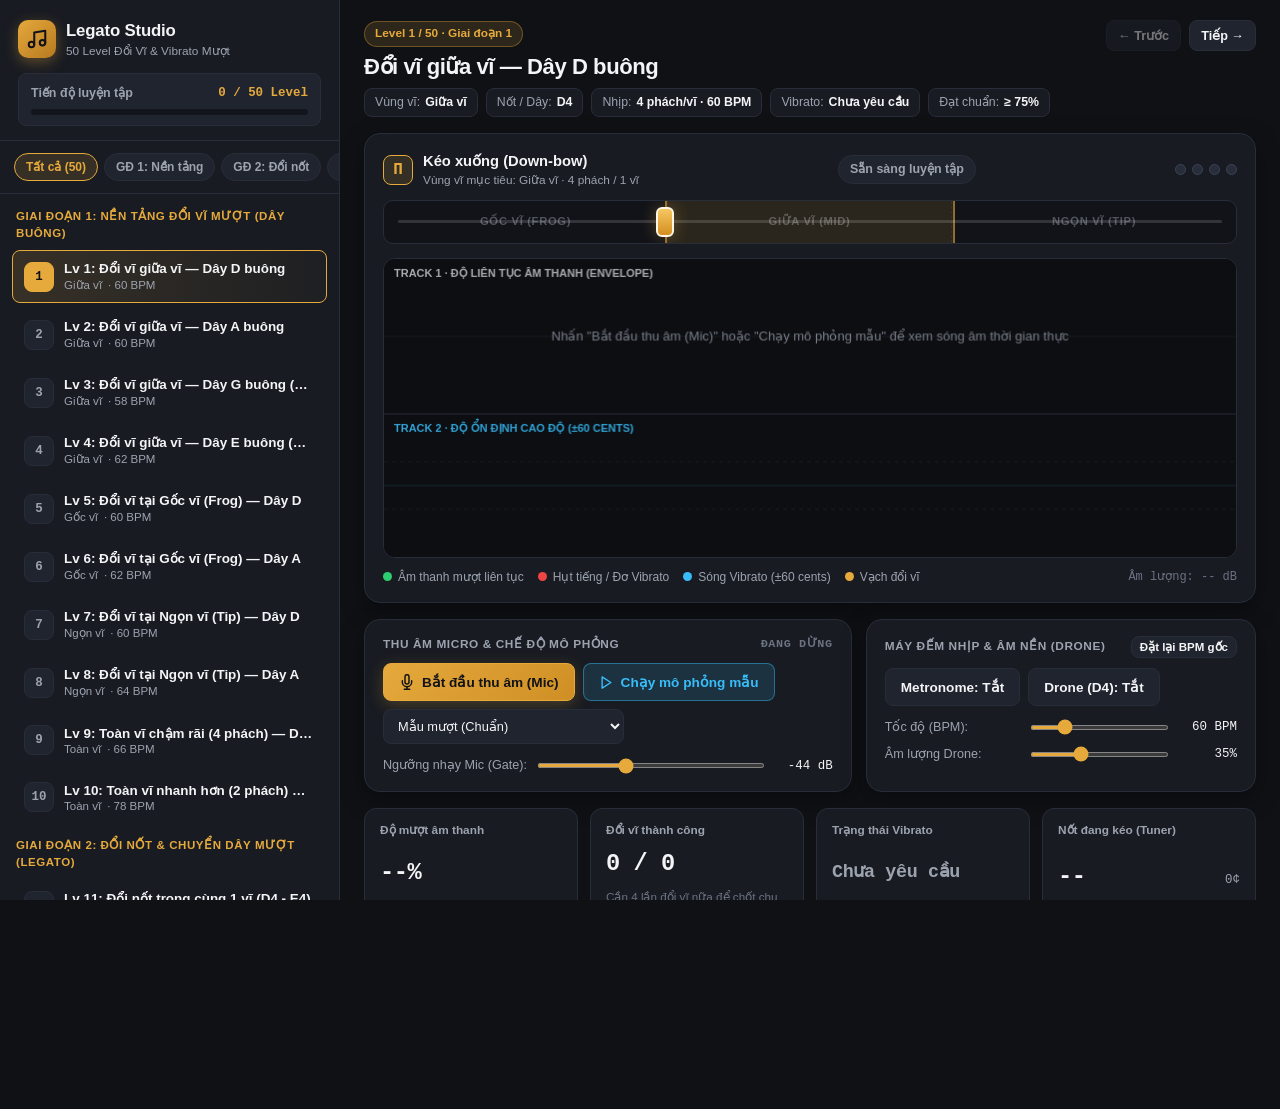
<file: docs/reference/legato-studio-gemini.html>
<!DOCTYPE html>
<html lang="vi">
<head>
  <meta charset="UTF-8" />
  <meta name="viewport" content="width=device-width, initial-scale=1.0" />
  <title>Legato Studio — 50 Level Đổi Vĩ & Vibrato Mượt</title>
  <style>
    /* =========================================================
       DESIGN TOKENS & ACOUSTIC STUDIO DARK THEME
       ========================================================= */
    :root {
      --bg-main: #0f1115;
      --bg-card: #181b22;
      --bg-elevated: #20242e;
      --bg-hover: #252a36;
      --border: #282d3a;
      --border-light: #343b4d;

      --text-primary: #f3f4f6;
      --text-secondary: #9ca3af;
      --text-muted: #6b7280;

      --gold: #e5a93c;
      --gold-soft: rgba(229, 169, 60, 0.14);
      --gold-glow: rgba(229, 169, 60, 0.35);

      --green: #2ecc71;
      --green-soft: rgba(46, 204, 113, 0.14);

      --cyan: #38bdf8;
      --cyan-soft: rgba(56, 189, 248, 0.14);

      --red: #ef4444;
      --red-soft: rgba(239, 68, 68, 0.15);

      --radius-sm: 8px;
      --radius-md: 12px;
      --radius-lg: 16px;
      --shadow-card: 0 8px 24px rgba(0, 0, 0, 0.35);
      --font-sans: 'Inter', -apple-system, BlinkMacSystemFont, 'Segoe UI', Roboto, Helvetica, Arial, sans-serif;
      --font-mono: ui-monospace, SFMono-Regular, Menlo, Monaco, Consolas, monospace;
    }

    * {
      box-sizing: border-box;
      margin: 0;
      padding: 0;
    }

    html, body {
      height: 100%;
      background-color: var(--bg-main);
      color: var(--text-primary);
      font-family: var(--font-sans);
      line-height: 1.5;
      -webkit-font-smoothing: antialiased;
      overflow-x: hidden;
    }

    /* Custom Scrollbar */
    ::-webkit-scrollbar {
      width: 6px;
      height: 6px;
    }
    ::-webkit-scrollbar-track {
      background: var(--bg-main);
    }
    ::-webkit-scrollbar-thumb {
      background: #2f3545;
      border-radius: 99px;
    }
    ::-webkit-scrollbar-thumb:hover {
      background: #434c63;
    }

    /* =========================================================
       LAYOUT SHELL
       ========================================================= */
    .app-shell {
      display: flex;
      min-height: 100vh;
      width: 100%;
    }

    /* Sidebar (50 Levels) */
    .sidebar {
      width: 340px;
      min-width: 340px;
      background: var(--bg-card);
      border-right: 1px solid var(--border);
      display: flex;
      flex-direction: column;
      height: 100vh;
      position: sticky;
      top: 0;
      z-index: 40;
      transition: transform 0.28s cubic-bezier(0.22, 1, 0.36, 1);
    }

    .sidebar-header {
      padding: 18px 18px 14px;
      border-bottom: 1px solid var(--border);
    }

    .brand {
      display: flex;
      align-items: center;
      justify-content: space-between;
      gap: 10px;
      margin-bottom: 12px;
    }

    .brand-left {
      display: flex;
      align-items: center;
      gap: 10px;
    }

    .brand-icon {
      width: 38px;
      height: 38px;
      border-radius: 10px;
      background: linear-gradient(135deg, #e5a93c 0%, #b7791f 100%);
      display: flex;
      align-items: center;
      justify-content: center;
      box-shadow: 0 4px 14px var(--gold-glow);
      flex-shrink: 0;
    }

    .brand-title {
      font-size: 1.05rem;
      font-weight: 700;
      letter-spacing: -0.01em;
      color: var(--text-primary);
    }

    .brand-sub {
      font-size: 0.74rem;
      color: var(--text-secondary);
    }

    .close-drawer-btn {
      display: none;
      background: var(--bg-elevated);
      border: 1px solid var(--border);
      color: var(--text-primary);
      width: 34px;
      height: 34px;
      border-radius: 8px;
      cursor: pointer;
      align-items: center;
      justify-content: center;
      font-size: 1.1rem;
    }

    /* Progress Bar in Sidebar */
    .progress-box {
      background: var(--bg-elevated);
      border: 1px solid var(--border);
      border-radius: var(--radius-sm);
      padding: 10px 12px;
    }

    .progress-top {
      display: flex;
      justify-content: space-between;
      align-items: center;
      font-size: 0.78rem;
      margin-bottom: 6px;
    }

    .progress-track {
      height: 6px;
      background: #12151b;
      border-radius: 99px;
      overflow: hidden;
    }

    .progress-fill {
      height: 100%;
      background: linear-gradient(90deg, var(--gold), var(--green));
      border-radius: 99px;
      width: 0%;
      transition: width 0.4s ease;
    }

    /* Phase Filter Pills */
    .phase-filters {
      display: flex;
      gap: 6px;
      padding: 12px 14px;
      overflow-x: auto;
      border-bottom: 1px solid var(--border);
      scrollbar-width: none;
    }
    .phase-filters::-webkit-scrollbar {
      display: none;
    }

    .phase-pill {
      background: var(--bg-elevated);
      border: 1px solid var(--border);
      color: var(--text-secondary);
      padding: 6px 11px;
      border-radius: 99px;
      font-size: 0.75rem;
      font-weight: 600;
      white-space: nowrap;
      cursor: pointer;
      transition: all 0.18s ease;
    }
    .phase-pill:hover {
      border-color: var(--border-light);
      color: var(--text-primary);
    }
    .phase-pill.active {
      background: var(--gold-soft);
      border-color: var(--gold);
      color: var(--gold);
    }

    /* Level List */
    .level-list {
      flex: 1;
      overflow-y: auto;
      padding: 10px 12px 24px;
    }

    .phase-group-header {
      font-size: 0.72rem;
      font-weight: 700;
      text-transform: uppercase;
      letter-spacing: 0.05em;
      color: var(--gold);
      margin: 14px 4px 8px;
      display: flex;
      align-items: center;
      justify-content: space-between;
    }
    .phase-group-header:first-child {
      margin-top: 4px;
    }

    .level-item {
      width: 100%;
      text-align: left;
      background: transparent;
      border: 1px solid transparent;
      border-radius: var(--radius-sm);
      padding: 10px 11px;
      margin-bottom: 5px;
      cursor: pointer;
      display: flex;
      align-items: center;
      gap: 10px;
      transition: all 0.16s ease;
      color: var(--text-primary);
    }
    .level-item:hover {
      background: var(--bg-elevated);
      border-color: var(--border);
    }
    .level-item.active {
      background: linear-gradient(90deg, rgba(229, 169, 60, 0.15), rgba(229, 169, 60, 0.03));
      border-color: var(--gold);
    }

    .level-num {
      width: 30px;
      height: 30px;
      border-radius: 8px;
      background: var(--bg-elevated);
      border: 1px solid var(--border);
      display: flex;
      align-items: center;
      justify-content: center;
      font-size: 0.78rem;
      font-weight: 700;
      font-family: var(--font-mono);
      color: var(--text-secondary);
      flex-shrink: 0;
    }
    .level-item.active .level-num {
      background: var(--gold);
      color: #111;
      border-color: var(--gold);
    }
    .level-item.completed .level-num {
      background: var(--green-soft);
      color: var(--green);
      border-color: rgba(46, 204, 113, 0.4);
    }
    .level-item.active.completed .level-num {
      background: var(--green);
      color: #0b140f;
    }

    .level-info {
      flex: 1;
      min-width: 0;
    }
    .level-title {
      font-size: 0.84rem;
      font-weight: 600;
      white-space: nowrap;
      overflow: hidden;
      text-overflow: ellipsis;
    }
    .level-meta {
      font-size: 0.72rem;
      color: var(--text-secondary);
      display: flex;
      align-items: center;
      gap: 6px;
      margin-top: 2px;
      flex-wrap: wrap;
    }
    .tag-vib {
      color: var(--cyan);
      background: var(--cyan-soft);
      padding: 1px 5px;
      border-radius: 4px;
      font-size: 0.66rem;
      font-weight: 600;
    }
    .level-score-badge {
      font-size: 0.72rem;
      font-family: var(--font-mono);
      font-weight: 700;
      color: var(--green);
      flex-shrink: 0;
    }

    /* Mobile Drawer Backdrop */
    .drawer-backdrop {
      display: none;
      position: fixed;
      inset: 0;
      background: rgba(0, 0, 0, 0.65);
      backdrop-filter: blur(3px);
      z-index: 35;
    }
    .drawer-backdrop.show {
      display: block;
    }

    /* =========================================================
       MAIN STUDIO WORKSPACE
       ========================================================= */
    .main-area {
      flex: 1;
      min-width: 0;
      padding: 20px 24px 36px;
      display: flex;
      flex-direction: column;
      gap: 16px;
      max-width: 1280px;
      margin: 0 auto;
    }

    /* Top Header Bar */
    .studio-topbar {
      display: flex;
      align-items: flex-start;
      justify-content: space-between;
      gap: 14px;
      flex-wrap: wrap;
    }

    .topbar-left {
      display: flex;
      align-items: flex-start;
      gap: 12px;
      min-width: 0;
    }

    .mobile-menu-btn {
      display: none;
      background: var(--bg-card);
      border: 1px solid var(--border);
      color: var(--text-primary);
      padding: 10px 12px;
      border-radius: var(--radius-sm);
      cursor: pointer;
      font-weight: 600;
      font-size: 0.85rem;
      align-items: center;
      gap: 6px;
      flex-shrink: 0;
    }

    .active-level-badge {
      display: inline-flex;
      align-items: center;
      gap: 6px;
      background: var(--gold-soft);
      color: var(--gold);
      border: 1px solid rgba(229, 169, 60, 0.35);
      padding: 3px 10px;
      border-radius: 99px;
      font-size: 0.74rem;
      font-weight: 700;
      margin-bottom: 6px;
    }

    .active-level-title {
      font-size: 1.38rem;
      font-weight: 700;
      letter-spacing: -0.02em;
      line-height: 1.25;
    }

    .level-specs {
      display: flex;
      flex-wrap: wrap;
      gap: 8px;
      margin-top: 8px;
    }

    .spec-chip {
      background: var(--bg-card);
      border: 1px solid var(--border);
      border-radius: 8px;
      padding: 4px 10px;
      font-size: 0.77rem;
      color: var(--text-secondary);
      display: inline-flex;
      align-items: center;
      gap: 5px;
    }
    .spec-chip strong {
      color: var(--text-primary);
      font-weight: 600;
    }
    .spec-chip.vib-on {
      border-color: rgba(56, 189, 248, 0.4);
      background: var(--cyan-soft);
      color: var(--cyan);
    }
    .spec-chip.vib-on strong {
      color: #e0f2fe;
    }

    .level-nav-btns {
      display: flex;
      gap: 8px;
      align-items: center;
    }

    /* Buttons */
    .btn {
      display: inline-flex;
      align-items: center;
      justify-content: center;
      gap: 7px;
      padding: 10px 15px;
      border-radius: var(--radius-sm);
      border: 1px solid var(--border);
      background: var(--bg-elevated);
      color: var(--text-primary);
      font-family: inherit;
      font-size: 0.85rem;
      font-weight: 600;
      cursor: pointer;
      transition: all 0.16s ease;
      user-select: none;
    }
    .btn:hover:not(:disabled) {
      background: var(--bg-hover);
      border-color: var(--border-light);
    }
    .btn:active:not(:disabled) {
      transform: scale(0.98);
    }
    .btn:disabled {
      opacity: 0.45;
      cursor: not-allowed;
    }

    .btn-primary {
      background: linear-gradient(135deg, #e5a93c, #cf8f24);
      color: #111318;
      border-color: #e5a93c;
      box-shadow: 0 4px 16px rgba(229, 169, 60, 0.25);
    }
    .btn-primary:hover:not(:disabled) {
      background: linear-gradient(135deg, #f0b84d, #dc9c2e);
      border-color: #f0b84d;
    }

    .btn-mic-active {
      background: linear-gradient(135deg, #ef4444, #dc2626);
      color: #fff;
      border-color: #ef4444;
      box-shadow: 0 0 18px rgba(239, 68, 68, 0.4);
    }
    .btn-mic-active:hover:not(:disabled) {
      background: linear-gradient(135deg, #f87171, #ef4444);
    }

    .btn-green {
      background: var(--green-soft);
      color: var(--green);
      border-color: rgba(46, 204, 113, 0.45);
    }
    .btn-green:hover:not(:disabled) {
      background: rgba(46, 204, 113, 0.24);
    }

    .btn-cyan {
      background: var(--cyan-soft);
      color: var(--cyan);
      border-color: rgba(56, 189, 248, 0.45);
    }
    .btn-cyan:hover:not(:disabled) {
      background: rgba(56, 189, 248, 0.24);
    }

    .btn-sm {
      padding: 7px 11px;
      font-size: 0.79rem;
    }

    /* Status / Alert Banner (replaces alert()) */
    .status-banner {
      display: none;
      padding: 11px 15px;
      border-radius: var(--radius-sm);
      font-size: 0.85rem;
      font-weight: 500;
      align-items: center;
      justify-content: space-between;
      gap: 12px;
      animation: fadeSlide 0.22s ease;
    }
    .status-banner.show {
      display: flex;
    }
    .status-banner.error {
      background: var(--red-soft);
      border: 1px solid rgba(239, 68, 68, 0.45);
      color: #fecaca;
    }
    .status-banner.success {
      background: var(--green-soft);
      border: 1px solid rgba(46, 204, 113, 0.45);
      color: #bbf7d0;
    }
    .status-banner.info {
      background: var(--gold-soft);
      border: 1px solid rgba(229, 169, 60, 0.45);
      color: #fde68a;
    }

    @keyframes fadeSlide {
      from { opacity: 0; transform: translateY(-6px); }
      to { opacity: 1; transform: translateY(0); }
    }

    /* =========================================================
       STUDIO CARDS & BOW GUIDE + CANVAS
       ========================================================= */
    .card {
      background: var(--bg-card);
      border: 1px solid var(--border);
      border-radius: var(--radius-lg);
      padding: 16px 18px;
      box-shadow: var(--shadow-card);
    }

    /* Bow Guide Bar */
    .bow-guide-header {
      display: flex;
      align-items: center;
      justify-content: space-between;
      gap: 10px;
      margin-bottom: 10px;
      flex-wrap: wrap;
    }

    .bow-dir-indicator {
      display: flex;
      align-items: center;
      gap: 10px;
      font-size: 0.92rem;
      font-weight: 700;
    }

    .bow-symbol {
      width: 30px;
      height: 30px;
      border-radius: 8px;
      background: var(--gold-soft);
      border: 1px solid var(--gold);
      color: var(--gold);
      display: inline-flex;
      align-items: center;
      justify-content: center;
      font-family: var(--font-mono);
      font-size: 1rem;
    }

    .bow-warning-pill {
      font-size: 0.78rem;
      font-weight: 700;
      padding: 4px 11px;
      border-radius: 99px;
      background: var(--bg-elevated);
      color: var(--text-secondary);
      border: 1px solid var(--border);
      transition: all 0.15s ease;
    }
    .bow-warning-pill.warn {
      background: rgba(229, 169, 60, 0.22);
      color: var(--gold);
      border-color: var(--gold);
      box-shadow: 0 0 14px var(--gold-glow);
    }

    .beat-dots {
      display: flex;
      gap: 6px;
      align-items: center;
    }
    .beat-dot {
      width: 11px;
      height: 11px;
      border-radius: 50%;
      background: #282d3a;
      border: 1px solid #3c4356;
      transition: transform 0.1s ease, background 0.1s ease;
    }
    .beat-dot.active {
      background: var(--gold);
      border-color: #fde68a;
      transform: scale(1.25);
      box-shadow: 0 0 10px var(--gold-glow);
    }
    .beat-dot.beat-one.active {
      background: var(--green);
      border-color: #86efac;
      box-shadow: 0 0 12px rgba(46, 204, 113, 0.6);
    }

    .bow-track-wrap {
      position: relative;
      height: 44px;
      background: #111319;
      border: 1px solid var(--border);
      border-radius: 10px;
      overflow: hidden;
      display: flex;
      align-items: center;
    }

    .bow-zone-labels {
      position: absolute;
      inset: 0;
      display: grid;
      grid-template-columns: 1fr 1fr 1fr;
      pointer-events: none;
      z-index: 1;
    }

    .bow-zone-seg {
      display: flex;
      align-items: center;
      justify-content: center;
      font-size: 0.7rem;
      font-weight: 600;
      text-transform: uppercase;
      letter-spacing: 0.06em;
      color: rgba(156, 163, 175, 0.45);
      border-right: 1px dashed rgba(255, 255, 255, 0.06);
    }
    .bow-zone-seg:last-child {
      border-right: none;
    }

    .bow-active-zone {
      position: absolute;
      top: 0;
      bottom: 0;
      background: rgba(229, 169, 60, 0.12);
      border-left: 2px solid rgba(229, 169, 60, 0.55);
      border-right: 2px solid rgba(229, 169, 60, 0.55);
      z-index: 2;
      transition: left 0.25s ease, width 0.25s ease;
    }

    .bow-hair-line {
      position: absolute;
      left: 14px;
      right: 14px;
      height: 3px;
      background: rgba(255, 255, 255, 0.14);
      border-radius: 99px;
      z-index: 2;
    }

    .bow-cursor {
      position: absolute;
      top: 50%;
      transform: translate(-50%, -50%);
      width: 18px;
      height: 30px;
      border-radius: 6px;
      background: linear-gradient(180deg, #f6c762, #d48e1f);
      border: 2px solid #fff7e6;
      box-shadow: 0 0 16px var(--gold-glow);
      z-index: 4;
      left: 50%;
      will-change: left;
    }

    /* Dual-Track Visualizer Canvas */
    .canvas-container {
      margin-top: 14px;
      position: relative;
      width: 100%;
      height: 300px;
      background: #0c0e12;
      border: 1px solid var(--border);
      border-radius: var(--radius-md);
      overflow: hidden;
    }

    canvas#visualizerCanvas {
      display: block;
      width: 100%;
      height: 100%;
    }

    .canvas-legend {
      display: flex;
      flex-wrap: wrap;
      gap: 14px;
      margin-top: 10px;
      font-size: 0.75rem;
      color: var(--text-secondary);
      align-items: center;
      justify-content: space-between;
    }

    .legend-items {
      display: flex;
      flex-wrap: wrap;
      gap: 14px;
    }

    .legend-item {
      display: inline-flex;
      align-items: center;
      gap: 6px;
    }
    .dot {
      width: 9px;
      height: 9px;
      border-radius: 50%;
      display: inline-block;
    }

    /* =========================================================
       CONTROLS BAR (MIC, DEMO, METRONOME, DRONE, GATE)
       ========================================================= */
    .controls-grid {
      display: grid;
      grid-template-columns: 1.25fr 1fr;
      gap: 14px;
    }

    .control-group-title {
      font-size: 0.74rem;
      font-weight: 700;
      text-transform: uppercase;
      letter-spacing: 0.05em;
      color: var(--text-secondary);
      margin-bottom: 10px;
      display: flex;
      align-items: center;
      justify-content: space-between;
    }

    .action-row {
      display: flex;
      flex-wrap: wrap;
      gap: 8px;
      align-items: center;
    }

    .slider-row {
      display: flex;
      align-items: center;
      gap: 10px;
      margin-top: 12px;
      font-size: 0.79rem;
      color: var(--text-secondary);
    }

    .slider-row label {
      min-width: 135px;
      white-space: nowrap;
    }

    .slider-row input[type="range"] {
      flex: 1;
      accent-color: var(--gold);
      cursor: pointer;
      height: 5px;
    }

    .slider-val {
      font-family: var(--font-mono);
      font-size: 0.78rem;
      color: var(--text-primary);
      min-width: 58px;
      text-align: right;
    }

    .demo-mode-select {
      background: var(--bg-elevated);
      border: 1px solid var(--border);
      color: var(--text-primary);
      border-radius: var(--radius-sm);
      padding: 8px 10px;
      font-size: 0.8rem;
      font-family: inherit;
      cursor: pointer;
    }

    /* =========================================================
       LIVE METRICS & COACHING PANEL
       ========================================================= */
    .metrics-grid {
      display: grid;
      grid-template-columns: repeat(4, 1fr);
      gap: 12px;
    }

    .metric-card {
      background: var(--bg-card);
      border: 1px solid var(--border);
      border-radius: var(--radius-md);
      padding: 13px 15px;
      display: flex;
      flex-direction: column;
      justify-content: space-between;
      gap: 6px;
    }

    .metric-label {
      font-size: 0.74rem;
      color: var(--text-secondary);
      font-weight: 600;
    }

    .metric-value {
      font-size: 1.48rem;
      font-weight: 700;
      font-family: var(--font-mono);
      letter-spacing: -0.02em;
      color: var(--text-primary);
    }

    .metric-sub {
      font-size: 0.73rem;
      color: var(--text-muted);
    }

    /* Mini Cents Tuner Bar */
    .tuner-bar {
      position: relative;
      height: 7px;
      background: #111319;
      border-radius: 99px;
      border: 1px solid var(--border);
      margin-top: 2px;
    }
    .tuner-center {
      position: absolute;
      left: 50%;
      top: -2px;
      bottom: -2px;
      width: 2px;
      background: var(--green);
      transform: translateX(-50%);
    }
    .tuner-needle {
      position: absolute;
      top: 50%;
      left: 50%;
      width: 9px;
      height: 9px;
      border-radius: 50%;
      background: var(--cyan);
      transform: translate(-50%, -50%);
      transition: left 0.08s linear;
    }

    /* Coaching Tip & Completion Footer */
    .coaching-card {
      display: flex;
      align-items: center;
      justify-content: space-between;
      gap: 16px;
      flex-wrap: wrap;
      background: linear-gradient(135deg, rgba(229, 169, 60, 0.08), rgba(24, 27, 34, 0.95));
      border: 1px solid rgba(229, 169, 60, 0.28);
    }

    .coaching-text {
      flex: 1;
      min-width: 240px;
    }

    .coaching-label {
      font-size: 0.74rem;
      font-weight: 700;
      text-transform: uppercase;
      letter-spacing: 0.06em;
      color: var(--gold);
      margin-bottom: 4px;
    }

    .coaching-tip {
      font-size: 0.9rem;
      color: #e5e7eb;
      line-height: 1.5;
    }

    .coaching-actions {
      display: flex;
      gap: 8px;
      flex-wrap: wrap;
    }

    /* =========================================================
       RESPONSIVE BREAKPOINTS
       ========================================================= */
    @media (max-width: 1080px) {
      .controls-grid {
        grid-template-columns: 1fr;
      }
      .metrics-grid {
        grid-template-columns: repeat(2, 1fr);
      }
    }

    @media (max-width: 860px) {
      .sidebar {
        position: fixed;
        left: 0;
        top: 0;
        bottom: 0;
        transform: translateX(-100%);
        width: 310px;
        min-width: 310px;
        box-shadow: 12px 0 36px rgba(0, 0, 0, 0.6);
      }
      .sidebar.open {
        transform: translateX(0);
      }
      .close-drawer-btn {
        display: inline-flex;
      }
      .mobile-menu-btn {
        display: inline-flex;
      }
      .main-area {
        padding: 14px 14px 28px;
      }
      .canvas-container {
        height: 260px;
      }
    }

    @media (max-width: 520px) {
      .metrics-grid {
        grid-template-columns: 1fr 1fr;
        gap: 8px;
      }
      .metric-value {
        font-size: 1.22rem;
      }
      .active-level-title {
        font-size: 1.15rem;
      }
      .slider-row {
        flex-wrap: wrap;
      }
      .slider-row label {
        min-width: auto;
      }
    }
  </style>
</head>
<body>
  <div class="app-shell">
    <!-- Backdrop for mobile drawer -->
    <div id="drawerBackdrop" class="drawer-backdrop"></div>

    <!-- =======================================================
         LEFT SIDEBAR: 50 PROGRESSIVE LEVELS
         ======================================================= -->
    <aside id="sidebar" class="sidebar" aria-label="Danh sách 50 Level">
      <div class="sidebar-header">
        <div class="brand">
          <div class="brand-left">
            <div class="brand-icon" aria-hidden="true">
              <svg width="22" height="22" viewBox="0 0 24 24" fill="none" stroke="#111318" stroke-width="2.2" stroke-linecap="round" stroke-linejoin="round">
                <path d="M9 18V5l12-2v13"></path>
                <circle cx="6" cy="18" r="3"></circle>
                <circle cx="18" cy="16" r="3"></circle>
              </svg>
            </div>
            <div>
              <div class="brand-title">Legato Studio</div>
              <div class="brand-sub">50 Level Đổi Vĩ &amp; Vibrato Mượt</div>
            </div>
          </div>
          <button id="closeDrawerBtn" class="close-drawer-btn" aria-label="Đóng danh sách">✕</button>
        </div>

        <div class="progress-box">
          <div class="progress-top">
            <span style="color: var(--text-secondary); font-weight: 600;">Tiến độ luyện tập</span>
            <span id="progressText" style="color: var(--gold); font-weight: 700; font-family: var(--font-mono);">0 / 50 Level</span>
          </div>
          <div class="progress-track">
            <div id="progressFill" class="progress-fill"></div>
          </div>
        </div>
      </div>

      <!-- Phase Filter Pills -->
      <div id="phaseFilters" class="phase-filters">
        <button class="phase-pill active" data-phase="0">Tất cả (50)</button>
        <button class="phase-pill" data-phase="1">GĐ 1: Nền tảng</button>
        <button class="phase-pill" data-phase="2">GĐ 2: Đổi nốt</button>
        <button class="phase-pill" data-phase="3">GĐ 3: Vibrato</button>
        <button class="phase-pill" data-phase="4">GĐ 4: Mọi vùng vĩ</button>
        <button class="phase-pill" data-phase="5">GĐ 5: Cantabile</button>
      </div>

      <!-- Level List Container -->
      <div id="levelList" class="level-list"></div>
    </aside>

    <!-- =======================================================
         MAIN STUDIO WORKSPACE
         ======================================================= -->
    <main class="main-area">
      <!-- Top Header -->
      <header class="studio-topbar">
        <div class="topbar-left">
          <button id="openDrawerBtn" class="mobile-menu-btn">
            <svg width="18" height="18" viewBox="0 0 24 24" fill="none" stroke="currentColor" stroke-width="2.2" stroke-linecap="round">
              <line x1="3" y1="6" x2="21" y2="6"></line>
              <line x1="3" y1="12" x2="21" y2="12"></line>
              <line x1="3" y1="18" x2="21" y2="18"></line>
            </svg>
            50 Level
          </button>

          <div>
            <div id="activePhaseBadge" class="active-level-badge">Level 1 · Giai đoạn 1</div>
            <h1 id="activeLevelTitle" class="active-level-title">Đổi vĩ giữa vĩ — Dây D buông</h1>
            <div id="activeLevelSpecs" class="level-specs"></div>
          </div>
        </div>

        <div class="level-nav-btns">
          <button id="prevLevelBtn" class="btn btn-sm" title="Level trước">← Trước</button>
          <button id="nextLevelBtn" class="btn btn-sm" title="Level tiếp theo">Tiếp →</button>
        </div>
      </header>

      <!-- Non-intrusive Status / Pass / Error Banner -->
      <div id="statusBanner" class="status-banner" role="status" aria-live="polite">
        <span id="statusBannerText"></span>
        <button id="statusBannerClose" class="btn btn-sm" style="padding: 3px 8px;">Đóng</button>
      </div>

      <!-- Visualizer + Bow Guide Card -->
      <section class="card">
        <div class="bow-guide-header">
          <div class="bow-dir-indicator">
            <span id="bowSymbol" class="bow-symbol">Π</span>
            <div>
              <div id="bowDirLabel">Kéo xuống (Down-bow)</div>
              <div id="bowZoneSub" style="font-size: 0.74rem; color: var(--text-secondary); font-weight: 500;">Vùng vĩ mục tiêu: Giữa vĩ</div>
            </div>
          </div>

          <div id="bowWarningPill" class="bow-warning-pill">Sẵn sàng luyện tập</div>

          <div id="beatDots" class="beat-dots" aria-label="Nhịp phách"></div>
        </div>

        <!-- Animated Bow Guide Track -->
        <div class="bow-track-wrap">
          <div class="bow-zone-labels">
            <div class="bow-zone-seg">Gốc vĩ (Frog)</div>
            <div class="bow-zone-seg">Giữa vĩ (Mid)</div>
            <div class="bow-zone-seg">Ngọn vĩ (Tip)</div>
          </div>
          <div id="bowActiveZone" class="bow-active-zone" style="left: 33.3%; width: 33.4%;"></div>
          <div class="bow-hair-line"></div>
          <div id="bowCursor" class="bow-cursor" style="left: 33.3%;"></div>
        </div>

        <!-- High-DPI Dual-Track Canvas -->
        <div class="canvas-container" id="canvasContainer">
          <canvas id="visualizerCanvas"></canvas>
        </div>

        <div class="canvas-legend">
          <div class="legend-items">
            <span class="legend-item"><span class="dot" style="background: var(--green);"></span> Âm thanh mượt liên tục</span>
            <span class="legend-item"><span class="dot" style="background: var(--red);"></span> Hụt tiếng / Đơ Vibrato</span>
            <span class="legend-item"><span class="dot" style="background: var(--cyan);"></span> Sóng Vibrato (±60 cents)</span>
            <span class="legend-item"><span class="dot" style="background: var(--gold);"></span> Vạch đổi vĩ</span>
          </div>
          <span id="liveDbReadout" style="font-family: var(--font-mono); color: var(--text-muted);">Âm lượng: -- dB</span>
        </div>
      </section>

      <!-- Studio Controls Grid -->
      <section class="controls-grid">
        <!-- Left: Mic & Simulation Controls -->
        <div class="card">
          <div class="control-group-title">
            <span>Thu âm Micro &amp; Chế độ Mô phỏng</span>
            <span id="audioSourceTag" style="color: var(--text-muted); font-family: var(--font-mono);">ĐANG DỪNG</span>
          </div>

          <div class="action-row">
            <button id="micToggleBtn" class="btn btn-primary">
              <svg width="16" height="16" viewBox="0 0 24 24" fill="none" stroke="currentColor" stroke-width="2.2" stroke-linecap="round" stroke-linejoin="round">
                <path d="M12 1a3 3 0 0 0-3 3v8a3 3 0 0 0 6 0V4a3 3 0 0 0-3-3z"></path>
                <path d="M19 10v2a7 7 0 0 1-14 0v-2"></path>
                <line x1="12" y1="19" x2="12" y2="23"></line>
                <line x1="8" y1="23" x2="16" y2="23"></line>
              </svg>
              <span id="micBtnLabel">Bắt đầu thu âm (Mic)</span>
            </button>

            <button id="demoToggleBtn" class="btn btn-cyan">
              <svg width="15" height="15" viewBox="0 0 24 24" fill="none" stroke="currentColor" stroke-width="2.2" stroke-linecap="round" stroke-linejoin="round">
                <polygon points="5 3 19 12 5 21 5 3"></polygon>
              </svg>
              <span id="demoBtnLabel">Chạy mô phỏng mẫu</span>
            </button>

            <select id="demoModeSelect" class="demo-mode-select" aria-label="Chọn kiểu mô phỏng">
              <option value="smooth">Mẫu mượt (Chuẩn)</option>
              <option value="dropout">Mẫu bị mất tiếng (Lỗi thường gặp)</option>
            </select>
          </div>

          <div class="slider-row">
            <label for="gateSlider">Ngưỡng nhạy Mic (Gate):</label>
            <input id="gateSlider" type="range" min="-60" max="-18" step="1" value="-44" />
            <span id="gateVal" class="slider-val">-44 dB</span>
          </div>
        </div>

        <!-- Right: Metronome & Warm Drone -->
        <div class="card">
          <div class="control-group-title">
            <span>Máy đếm nhịp &amp; Âm nền (Drone)</span>
            <button id="resetBpmBtn" class="btn btn-sm" style="padding: 3px 8px; font-size: 0.72rem;">Đặt lại BPM gốc</button>
          </div>

          <div class="action-row">
            <button id="metroToggleBtn" class="btn">
              <span id="metroBtnLabel">Metronome: Tắt</span>
            </button>
            <button id="droneToggleBtn" class="btn">
              <span id="droneBtnLabel">Drone (D4): Tắt</span>
            </button>
          </div>

          <div class="slider-row">
            <label for="bpmSlider">Tốc độ (BPM):</label>
            <input id="bpmSlider" type="range" min="40" max="132" step="1" value="60" />
            <span id="bpmVal" class="slider-val">60 BPM</span>
          </div>

          <div class="slider-row" style="margin-top: 8px;">
            <label for="droneVolSlider">Âm lượng Drone:</label>
            <input id="droneVolSlider" type="range" min="0" max="100" step="1" value="35" />
            <span id="droneVolVal" class="slider-val">35%</span>
          </div>
        </div>
      </section>

      <!-- Live Metrics Cards -->
      <section class="metrics-grid">
        <div class="metric-card">
          <div class="metric-label">Độ mượt âm thanh</div>
          <div id="metricSmoothness" class="metric-value">--%</div>
          <div id="metricSmoothSub" class="metric-sub">Mục tiêu: ≥ 75%</div>
        </div>

        <div class="metric-card">
          <div class="metric-label">Đổi vĩ thành công</div>
          <div id="metricBowChanges" class="metric-value">0 / 0</div>
          <div id="metricBowSub" class="metric-sub">Hoàn thành chu kỳ 4 lần đổi vĩ</div>
        </div>

        <div class="metric-card">
          <div class="metric-label">Trạng thái Vibrato</div>
          <div id="metricVibrato" class="metric-value" style="font-size: 1.15rem;">Chưa yêu cầu</div>
          <div id="metricVibSub" class="metric-sub">Tập trung độ liên tục tiếng</div>
        </div>

        <div class="metric-card">
          <div class="metric-label">Nốt đang kéo (Tuner)</div>
          <div style="display: flex; align-items: baseline; justify-content: space-between;">
            <span id="metricNote" class="metric-value">--</span>
            <span id="metricCents" style="font-family: var(--font-mono); font-size: 0.78rem; color: var(--text-secondary);">0¢</span>
          </div>
          <div class="tuner-bar">
            <div class="tuner-center"></div>
            <div id="tunerNeedle" class="tuner-needle"></div>
          </div>
        </div>
      </section>

      <!-- Coaching Tip & Completion Actions -->
      <section class="card coaching-card">
        <div class="coaching-text">
          <div class="coaching-label">Mẹo kỹ thuật cho Level này</div>
          <p id="coachingTip" class="coaching-tip"></p>
        </div>

        <div class="coaching-actions">
          <button id="resetSessionBtn" class="btn btn-sm">Làm mới lượt tập</button>
          <button id="completeLevelBtn" class="btn btn-green">✓ Lưu kết quả &amp; Hoàn thành Level</button>
        </div>
      </section>
    </main>
  </div>

  <script>
    (function () {
      'use strict';

      /* =========================================================
         1. 50 STRUCTURED PROGRESSIVE LEVELS (5 PHASES x 10)
         ========================================================= */
      const NOTE_FREQS = {
        'G3': 196.00, 'A3': 220.00, 'B3': 246.94, 'C4': 261.63,
        'D4': 293.66, 'E4': 329.63, 'F#4': 369.99, 'G4': 392.00,
        'A4': 440.00, 'B4': 493.88, 'C#5': 554.37, 'D5': 587.33,
        'E5': 659.25, 'F#5': 739.99, 'G5': 783.99, 'A5': 880.00
      };

      const PHASES = {
        1: 'Giai đoạn 1: Nền tảng đổi vĩ mượt (Dây buông)',
        2: 'Giai đoạn 2: Đổi nốt & Chuyển dây mượt (Legato)',
        3: 'Giai đoạn 3: Vibrato liên tục (Continuous Vibrato)',
        4: 'Giai đoạn 4: Vượt ải Đổi vĩ + Vibrato mọi vùng vĩ',
        5: 'Giai đoạn 5: Bậc thầy Cantabile (Vibrato + Đổi nốt + Đổi vĩ)'
      };

      const LEVELS = [
        // --- PHASE 1: Open Strings & Seamless Bow Changes (1-10) ---
        { id: 1, phase: 1, title: 'Đổi vĩ giữa vĩ — Dây D buông', bpm: 60, beatsPerBow: 4, bowZone: 'Giữa vĩ', targetNote: 'D4', droneNote: 'D4', vibratoRequired: false, passThreshold: 75, tip: 'Giữ cổ tay và các ngón tay phải thật mềm như lò xo. Trước khi đổi chiều vĩ, giảm nhẹ tốc độ vĩ một chút rồi để ngón tay dẫn hướng đổi chiều trước cánh tay.' },
        { id: 2, phase: 1, title: 'Đổi vĩ giữa vĩ — Dây A buông', bpm: 60, beatsPerBow: 4, bowZone: 'Giữa vĩ', targetNote: 'A4', droneNote: 'A4', vibratoRequired: false, passThreshold: 75, tip: 'Dây A mỏng hơn dây D nên dễ bị rít hoặc hụt hơi. Giữ trọng lượng cánh tay đều đặn xuyên qua vạch đổi vĩ màu vàng.' },
        { id: 3, phase: 1, title: 'Đổi vĩ giữa vĩ — Dây G buông (Trọng lượng sâu)', bpm: 58, beatsPerBow: 4, bowZone: 'Giữa vĩ', targetNote: 'G3', droneNote: 'G3', vibratoRequired: false, passThreshold: 75, tip: 'Dây G dày và nặng, cần giữ độ bám lông vĩ (contact point) sát gần ngựa đàn hơn một chút để âm trầm không bị rỗng lúc đổi vĩ.' },
        { id: 4, phase: 1, title: 'Đổi vĩ giữa vĩ — Dây E buông (Nhẹ & Sáng)', bpm: 62, beatsPerBow: 4, bowZone: 'Giữa vĩ', targetNote: 'E5', droneNote: 'E5', vibratoRequired: false, passThreshold: 76, tip: 'Trên dây E, tránh đè mạnh ngón trỏ khi đổi vĩ. Hãy dùng tốc độ vĩ mượt và cổ tay thả lỏng để tiếng đàn trong trẻo liên tục.' },
        { id: 5, phase: 1, title: 'Đổi vĩ tại Gốc vĩ (Frog) — Dây D', bpm: 60, beatsPerBow: 3, bowZone: 'Gốc vĩ', targetNote: 'D4', droneNote: 'D4', vibratoRequired: false, passThreshold: 76, tip: 'Tại gốc vĩ, vĩ rất nặng nên dễ tạo tiếng "khực". Hãy để ngón út tay phải nâng nhẹ sức nặng của vĩ khi đổi từ đẩy lên (V) sang kéo xuống (Π).' },
        { id: 6, phase: 1, title: 'Đổi vĩ tại Gốc vĩ (Frog) — Dây A', bpm: 62, beatsPerBow: 3, bowZone: 'Gốc vĩ', targetNote: 'A4', droneNote: 'A4', vibratoRequired: false, passThreshold: 77, tip: 'Tập động tác "vẽ số 8 nằm ngang" cực nhỏ bằng các khớp ngón tay phải ở gốc vĩ để xóa hoàn toàn khoảng lặng khi đổi chiều.' },
        { id: 7, phase: 1, title: 'Đổi vĩ tại Ngọn vĩ (Tip) — Dây D', bpm: 60, beatsPerBow: 3, bowZone: 'Ngọn vĩ', targetNote: 'D4', droneNote: 'D4', vibratoRequired: false, passThreshold: 77, tip: 'Ở ngọn vĩ rất dễ bị mất tiếng vì đầu vĩ nhẹ. Hãy xoay nhẹ cẳng tay phải vào trong (pronation) để ngón trỏ truyền thêm trọng lượng đều lên dây.' },
        { id: 8, phase: 1, title: 'Đổi vĩ tại Ngọn vĩ (Tip) — Dây A', bpm: 64, beatsPerBow: 3, bowZone: 'Ngọn vĩ', targetNote: 'A4', droneNote: 'A4', vibratoRequired: false, passThreshold: 78, tip: 'Đừng vươn vai phải ra trước khi tới ngọn vĩ; hãy để khuỷu tay duỗi tự nhiên và cổ tay hơi hạ nhẹ để lông vĩ bám chặt dây.' },
        { id: 9, phase: 1, title: 'Toàn vĩ chậm rãi (4 phách) — Dây D & A', bpm: 66, beatsPerBow: 4, bowZone: 'Toàn vĩ', targetNote: 'D4', droneNote: 'D4', vibratoRequired: false, passThreshold: 78, tip: 'Chia đều tốc độ vĩ suốt 4 phách. Khi gần tới gốc hoặc ngọn, giữ tiếng vang ổn định chứ không giảm lực đột ngột.' },
        { id: 10, phase: 1, title: 'Toàn vĩ nhanh hơn (2 phách) — Kiểm tra GĐ 1', bpm: 78, beatsPerBow: 2, bowZone: 'Toàn vĩ', targetNote: 'A4', droneNote: 'A4', vibratoRequired: false, passThreshold: 80, tip: 'Đổi vĩ mỗi 2 phách đòi hỏi cổ tay phản xạ linh hoạt. Quan sát dải xanh trên màn hình phải liền mạch không đứt qua 4 vạch vàng liên tiếp.' },

        // --- PHASE 2: Note Changes & Smooth String Crossings (11-20) ---
        { id: 11, phase: 2, title: 'Đổi nốt trong cùng 1 vĩ (D4 - E4)', bpm: 60, beatsPerBow: 4, bowZone: 'Giữa vĩ', targetNote: 'D4 - E4', droneNote: 'D4', vibratoRequired: false, passThreshold: 78, tip: 'Đặt ngón 1 (E4) xuống dây D thật dứt khoát nhưng nhẹ nhàng, không làm khựng tốc độ vĩ tay phải.' },
        { id: 12, phase: 2, title: 'Đổi nốt đúng điểm đổi vĩ (E4 → F#4)', bpm: 62, beatsPerBow: 4, bowZone: 'Giữa vĩ', targetNote: 'E4 - F#4', droneNote: 'D4', vibratoRequired: false, passThreshold: 78, tip: 'Bí quyết: Ngón tay trái (F#4) đặt xuống trước điểm đổi vĩ khoảng 1/20 giây để dây đã sẵn sàng rung khi vĩ vừa đảo chiều.' },
        { id: 13, phase: 2, title: 'Đổi nốt xuống mượt (A4 → G4) trên dây D', bpm: 64, beatsPerBow: 4, bowZone: 'Toàn vĩ', targetNote: 'A4 - G4', droneNote: 'D4', vibratoRequired: false, passThreshold: 79, tip: 'Khi nhấc ngón 4 hoặc ngón 3 ra, đừng nhấc quá cao. Giữ áp lực vĩ không đổi để âm thanh trượt sang nốt mới không bị hẫng.' },
        { id: 14, phase: 2, title: 'Âm giai Rê trưởng chậm (2 nốt / 1 vĩ)', bpm: 66, beatsPerBow: 4, bowZone: 'Toàn vĩ', targetNote: 'D4 - G4', droneNote: 'D4', vibratoRequired: false, passThreshold: 80, tip: 'Mỗi phách 2 đổi nốt, phách 4 đổi cả nốt lẫn vĩ. Đảm bảo âm lượng giữ phẳng như một đường băng.' },
        { id: 15, phase: 2, title: 'Chuyển dây mượt D ↔ A trong 1 vĩ', bpm: 60, beatsPerBow: 4, bowZone: 'Giữa vĩ', targetNote: 'D4 - A4', droneNote: 'D4', vibratoRequired: false, passThreshold: 80, tip: 'Chuẩn bị hạ khuỷu tay phải từ từ đến gần góc dây A trước khi chạm dây, tạo cầu nối âm thanh mềm mại thay vì giật cục.' },
        { id: 16, phase: 2, title: 'Chuyển dây mượt A ↔ E tại điểm đổi vĩ', bpm: 62, beatsPerBow: 3, bowZone: 'Giữa vĩ', targetNote: 'A4 - E5', droneNote: 'A4', vibratoRequired: false, passThreshold: 80, tip: 'Khi vừa đổi chiều vĩ vừa chuyển sang dây E, hãy dùng chuyển động tròn nhỏ của cổ tay để nối hai dây như đang lướt trên một đường cong.' },
        { id: 17, phase: 2, title: 'Chuyển dây trầm G ↔ D (Giữ lực ổn định)', bpm: 60, beatsPerBow: 4, bowZone: 'Gốc vĩ', targetNote: 'G3 - D4', droneNote: 'G3', vibratoRequired: false, passThreshold: 81, tip: 'Nâng khuỷu tay phải trọn vẹn cho dây G rồi hạ mượt xuống dây D. Đừng nhấc lông vĩ rời khỏi dây khi chuyển.' },
        { id: 18, phase: 2, title: 'Đổi nốt + Đổi vĩ tại Gốc vĩ (A4 - B4)', bpm: 66, beatsPerBow: 2, bowZone: 'Gốc vĩ', targetNote: 'A4 - B4', droneNote: 'A4', vibratoRequired: false, passThreshold: 81, tip: 'Tập trung phối hợp tay trái đặt ngón B4 khớp với cú thả lỏng ngón út tay phải ở gốc vĩ.' },
        { id: 19, phase: 2, title: 'Đổi nốt + Đổi vĩ tại Ngọn vĩ (B4 - C#5)', bpm: 68, beatsPerBow: 2, bowZone: 'Ngọn vĩ', targetNote: 'B4 - C#5', droneNote: 'A4', vibratoRequired: false, passThreshold: 82, tip: 'Ở ngọn vĩ, khi đổi nốt rất dễ vô thức nhấc lực tay phải. Hãy giữ ngón trỏ tay phải đầm và ổn định.' },
        { id: 20, phase: 2, title: 'Câu Legato 4 nốt liên kết — Kiểm tra GĐ 2', bpm: 74, beatsPerBow: 4, bowZone: 'Toàn vĩ', targetNote: 'A4 - D5', droneNote: 'A4', vibratoRequired: false, passThreshold: 83, tip: 'Kết hợp đổi nốt trong vĩ và đổi nốt tại điểm đổi vĩ. Tai nghe phải cảm giác như một hơi thở dài không ngắt quãng.' },

        // --- PHASE 3: Continuous Vibrato Foundations (21-30) ---
        { id: 21, phase: 3, title: 'Khởi động Vibrato đều (Ngón 2 — C#5/F#4)', bpm: 56, beatsPerBow: 4, bowZone: 'Giữa vĩ', targetNote: 'F#4', droneNote: 'D4', vibratoRequired: true, passThreshold: 76, tip: 'Bắt đầu kích hoạt bộ đo Vibrato! Rung đều ngón 2 (khoảng 4.5–6 Hz), giữ khớp đốt ngón tay đầu mềm dẻo. Quan sát sóng màu xanh dương uốn lượn đều.' },
        { id: 22, phase: 3, title: 'Vibrato bền bỉ 6 phách (Ngón 3 — G4)', bpm: 58, beatsPerBow: 6, bowZone: 'Toàn vĩ', targetNote: 'G4', droneNote: 'D4', vibratoRequired: true, passThreshold: 77, tip: 'Kéo chậm toàn vĩ 6 phách và giữ biên độ sóng vibrato ổn định từ đầu đến cuối, không để bị hụt hơi ở 2 phách cuối.' },
        { id: 23, phase: 3, title: 'Vibrato bền bỉ 8 phách (Ngón 1 — B4)', bpm: 60, beatsPerBow: 8, bowZone: 'Toàn vĩ', targetNote: 'B4', droneNote: 'A4', vibratoRequired: true, passThreshold: 77, tip: 'Ngón 1 dễ bị cứng ở gốc ngón trỏ. Tách nhẹ gốc ngón trỏ khỏi cần đàn một chút để cổ tay và ngón tay tự do đung đưa.' },
        { id: 24, phase: 3, title: 'Vibrato ngón út (Ngón 4 — E5 trên dây A)', bpm: 58, beatsPerBow: 4, bowZone: 'Giữa vĩ', targetNote: 'E5', droneNote: 'A4', vibratoRequired: true, passThreshold: 78, tip: 'Đưa khuỷu tay trái xoay nhẹ vào trong để ngón 4 đứng tròn và khỏe, tựa nhẹ ngón 3 sát bên để hỗ trợ lực rung đều.' },
        { id: 25, phase: 3, title: 'Mấu chốt: Đổi vĩ giữa vĩ KHÔNG DỪNG Vibrato (Ngón 2)', bpm: 56, beatsPerBow: 4, bowZone: 'Giữa vĩ', targetNote: 'C#5', droneNote: 'A4', vibratoRequired: true, passThreshold: 78, tip: 'Lỗi phổ biến nhất: tay trái tự động "đơ" khi tay phải đổi vĩ! Hãy chủ động rung tay trái MẠNH HƠN một chút ngay trước vạch vàng.' },
        { id: 26, phase: 3, title: 'Đổi vĩ giữa vĩ + Vibrato liên tục (Ngón 3 — D5)', bpm: 58, beatsPerBow: 4, bowZone: 'Giữa vĩ', targetNote: 'D5', droneNote: 'A4', vibratoRequired: true, passThreshold: 79, tip: 'Tách biệt hai bán cầu não: coi tay trái là một chiếc đồng hồ quả lắc không bao giờ dừng, mặc kệ tay phải đang đổi chiều.' },
        { id: 27, phase: 3, title: 'Đổi vĩ giữa vĩ + Vibrato liên tục (Ngón 1 — E4)', bpm: 60, beatsPerBow: 4, bowZone: 'Giữa vĩ', targetNote: 'E4', droneNote: 'D4', vibratoRequired: true, passThreshold: 79, tip: 'Nhìn vào đồ thị sóng xanh dương bên dưới: đường sóng hình sin phải đi xuyên qua vạch đứt màu vàng mà không bị duỗi thẳng.' },
        { id: 28, phase: 3, title: 'Đổi vĩ giữa vĩ + Vibrato ngón 4 (A4 trên dây D)', bpm: 58, beatsPerBow: 4, bowZone: 'Giữa vĩ', targetNote: 'A4', droneNote: 'D4', vibratoRequired: true, passThreshold: 80, tip: 'Giữ ngón 4 thư giãn khi đổi vĩ, đừng bóp chặt ngón cái tay trái vào cần đàn vào khoảnh khắc đổi chiều.' },
        { id: 29, phase: 3, title: 'Đổi vĩ chậm toàn vĩ + Vibrato rộng (G4 dây D)', bpm: 60, beatsPerBow: 4, bowZone: 'Toàn vĩ', targetNote: 'G4', droneNote: 'D4', vibratoRequired: true, passThreshold: 80, tip: 'Dùng vibrato rộng và ấm (20–35 cents) giúp che phủ hoàn toàn điểm chuyển tiếp của vĩ, tạo cảm giác âm thanh ngân vang.' },
        { id: 30, phase: 3, title: 'Thử thách GĐ 3: 4 lần đổi vĩ Vibrato không đơ', bpm: 64, beatsPerBow: 4, bowZone: 'Toàn vĩ', targetNote: 'B4', droneNote: 'A4', vibratoRequired: true, passThreshold: 82, tip: 'Giữ cả dải âm lượng màu xanh lá lẫn sóng vibrato màu xanh dương thật đều qua trọn vẹn 4 lần đổi vĩ.' },

        // --- PHASE 4: Vibrato Across All Bow Zones & Speeds (31-40) ---
        { id: 31, phase: 4, title: 'Vibrato xuyên điểm đổi vĩ tại Gốc vĩ (Frog)', bpm: 58, beatsPerBow: 3, bowZone: 'Gốc vĩ', targetNote: 'G4', droneNote: 'D4', vibratoRequired: true, passThreshold: 80, tip: 'Ở gốc vĩ tay phải cần sự tập trung cao nên tay trái rất dễ ngừng rung. Hãy đếm thầm nhịp rung của tay trái xuyên qua lúc đảo vĩ.' },
        { id: 32, phase: 4, title: 'Vibrato xuyên điểm đổi vĩ tại Ngọn vĩ (Tip)', bpm: 58, beatsPerBow: 3, bowZone: 'Ngọn vĩ', targetNote: 'C#5', droneNote: 'A4', vibratoRequired: true, passThreshold: 80, tip: 'Tại ngọn vĩ, giữ tốc độ vibrato hơi nhanh hơn một chút để bù đắp cho độ nhẹ của đầu vĩ, giúp tiếng đàn không bị mỏng đi.' },
        { id: 33, phase: 4, title: 'Vibrato + Đổi vĩ trên dây trầm G (B3 / C4)', bpm: 56, beatsPerBow: 4, bowZone: 'Toàn vĩ', targetNote: 'B3', droneNote: 'G3', vibratoRequired: true, passThreshold: 81, tip: 'Trên dây G, sóng vibrato rộng và chậm hơn một chút sẽ cực kỳ vang. Giữ lực tay phải bám sâu xuyên qua điểm đổi vĩ.' },
        { id: 34, phase: 4, title: 'Vibrato + Đổi vĩ trên dây cao E (F#5 / G5)', bpm: 60, beatsPerBow: 4, bowZone: 'Giữa vĩ', targetNote: 'F#5', droneNote: 'E5', vibratoRequired: true, passThreshold: 81, tip: 'Trên dây E, giữ vibrato gọn và tinh tế (không quá rộng để tránh phô), đồng thời tay phải giữ tốc độ mượt.' },
        { id: 35, phase: 4, title: 'Đổi vĩ nhanh 2 phách + Vibrato liên tục', bpm: 72, beatsPerBow: 2, bowZone: 'Giữa vĩ', targetNote: 'B4', droneNote: 'A4', vibratoRequired: true, passThreshold: 82, tip: 'Khi đổi vĩ nhanh hơn (2 phách/vĩ), đừng để nhịp tay phải kéo tay trái rung giật cục theo. Giữ hai tay độc lập.' },
        { id: 36, phase: 4, title: 'Đổi vĩ nhanh 2 phách tại Gốc vĩ + Vibrato', bpm: 70, beatsPerBow: 2, bowZone: 'Gốc vĩ', targetNote: 'F#4', droneNote: 'D4', vibratoRequired: true, passThreshold: 82, tip: 'Dùng chuyển động ngón tay phải cực nhỏ và mềm mại ở gốc vĩ trong khi tay trái duy trì sóng vibrato đều tăm tắp.' },
        { id: 37, phase: 4, title: 'Đổi vĩ nhanh 2 phách tại Ngọn vĩ + Vibrato', bpm: 70, beatsPerBow: 2, bowZone: 'Ngọn vĩ', targetNote: 'D5', droneNote: 'A4', vibratoRequired: true, passThreshold: 83, tip: 'Cảm nhận sự bám dính của lông vĩ lên dây A ngay tại ngọn vĩ; không để tiếng bị rơi xuống dưới ngưỡng Gate.' },
        { id: 38, phase: 4, title: 'Crescendo xuyên qua điểm đổi vĩ + Vibrato', bpm: 60, beatsPerBow: 4, bowZone: 'Toàn vĩ', targetNote: 'A4', droneNote: 'A4', vibratoRequired: true, passThreshold: 83, tip: 'Tăng dần âm lượng và độ nhanh vibrato khi tiến về vạch vàng, tiếp tục đẩy năng lượng sang chiều vĩ mới mà không bị ngắt.' },
        { id: 39, phase: 4, title: 'Diminuendo (Nhỏ dần) đổi vĩ không mất tiếng', bpm: 58, beatsPerBow: 4, bowZone: 'Ngọn vĩ', targetNote: 'E5', droneNote: 'E5', vibratoRequired: true, passThreshold: 84, tip: 'Kéo nhỏ (piano) khi đổi vĩ là thử thách khó nhất: giữ lông vĩ hơi nghiêng (ít lông hơn) nhưng vẫn duy trì sóng vibrato nhỏ và đều.' },
        { id: 40, phase: 4, title: 'Đổi vĩ 1 phách liên tục + Vibrato — Kiểm tra GĐ 4', bpm: 64, beatsPerBow: 1, bowZone: 'Giữa vĩ', targetNote: 'C#5', droneNote: 'A4', vibratoRequired: true, passThreshold: 85, tip: 'Đổi vĩ mỗi phách nhưng tai nghe phải tưởng như chỉ là một nốt ngân dài vô tận có vibrato.' },

        // --- PHASE 5: Cantabile Mastery (41-50) ---
        { id: 41, phase: 5, title: 'Nối Vibrato qua 2 nốt liền kề (Ngón 1 → 2)', bpm: 60, beatsPerBow: 4, bowZone: 'Toàn vĩ', targetNote: 'B4 - C#5', droneNote: 'A4', vibratoRequired: true, passThreshold: 85, tip: 'Khi đặt ngón 2 xuống, giữ chuyển động rung của bàn tay trái liên tục như "chuyền đuốc" từ ngón 1 sang ngón 2.' },
        { id: 42, phase: 5, title: 'Nối Vibrato qua 2 nốt + Đổi vĩ (Ngón 2 → 3)', bpm: 62, beatsPerBow: 4, bowZone: 'Toàn vĩ', targetNote: 'C#5 - D5', droneNote: 'A4', vibratoRequired: true, passThreshold: 86, tip: 'Đặt ngón 3 xuống ngay trước điểm đổi vĩ trong khi bàn tay vẫn đang rung, tạo đường nối legato hát như giọng người.' },
        { id: 43, phase: 5, title: 'Nối Vibrato đi xuống (Ngón 3 → 2 → 1)', bpm: 62, beatsPerBow: 4, bowZone: 'Toàn vĩ', targetNote: 'D5 - B4', droneNote: 'A4', vibratoRequired: true, passThreshold: 86, tip: 'Chuẩn bị sẵn ngón dưới trên dây để ngay khi nhấc ngón trên ra, vibrato lập tức tiếp nối không mất một nhịp nào.' },
        { id: 44, phase: 5, title: 'Nối Vibrato có ngón út (Ngón 3 ↔ 4)', bpm: 60, beatsPerBow: 4, bowZone: 'Giữa vĩ', targetNote: 'D5 - E5', droneNote: 'A4', vibratoRequired: true, passThreshold: 87, tip: 'Giữ ngón 3 gần ngón 4 để truyền quán tính rung sang ngón út, đảm bảo sóng xanh dương không bị xẹp lúc đổi nốt.' },
        { id: 45, phase: 5, title: 'Chuyển dây có Vibrato (Dây D → A)', bpm: 60, beatsPerBow: 4, bowZone: 'Toàn vĩ', targetNote: 'G4 - B4', droneNote: 'D4', vibratoRequired: true, passThreshold: 88, tip: 'Đặt ngón B4 trên dây A trước khi vĩ rời hẳn dây D một khoảnh khắc nhỏ, giữ tay trái rung xuyên qua cú chuyển dây.' },
        { id: 46, phase: 5, title: 'Chuyển dây có Vibrato (Dây A → E)', bpm: 62, beatsPerBow: 4, bowZone: 'Toàn vĩ', targetNote: 'D5 - F#5', droneNote: 'A4', vibratoRequired: true, passThreshold: 88, tip: 'Hạ khuỷu tay phải mềm mại từ dây A sang dây E đúng lúc đổi vĩ, giữ âm thanh ngọt và liên tục.' },
        { id: 47, phase: 5, title: 'Chuyển thế tay (Shifting) nhẹ + Vibrato liền mạch', bpm: 58, beatsPerBow: 4, bowZone: 'Toàn vĩ', targetNote: 'B4 - D5', droneNote: 'A4', vibratoRequired: true, passThreshold: 89, tip: 'Trượt nhẹ ngón tay lên thế tay 3 (vị trí D5 trên dây A) với áp lực ngón nhẹ rồi lập tức nở vibrato khi chạm đích.' },
        { id: 48, phase: 5, title: 'Câu giai điệu Cantabile chậm (Dây G & D)', bpm: 56, beatsPerBow: 4, bowZone: 'Toàn vĩ', targetNote: 'G3 - G4', droneNote: 'G3', vibratoRequired: true, passThreshold: 90, tip: 'Kéo một câu giai điệu trữ tình tự chọn trên dây G và D. Tập trung giữ âm trầm dày ấm và vibrato không bao giờ tắt.' },
        { id: 49, phase: 5, title: 'Câu giai điệu Cantabile cao (Dây A & E)', bpm: 64, beatsPerBow: 3, bowZone: 'Toàn vĩ', targetNote: 'A4 - A5', droneNote: 'A4', vibratoRequired: true, passThreshold: 92, tip: 'Kết hợp toàn vĩ, đổi vĩ mượt ở cả gốc và ngọn vĩ, đổi nốt linh hoạt với vibrato hát vang rực rỡ.' },
        { id: 50, phase: 5, title: 'Bậc thầy Legato & Cantabile (Thử thách cuối)', bpm: 66, beatsPerBow: 4, bowZone: 'Toàn vĩ', targetNote: 'Tự do (A4)', droneNote: 'A4', vibratoRequired: true, passThreshold: 95, tip: 'Đỉnh cao kiểm soát: đạt độ mượt ≥ 95% qua 4 lần đổi vĩ liên tiếp với vibrato sống động không tì vết. Bạn đã làm chủ kỹ thuật đổi vĩ vô hình!' }
      ];

      /* =========================================================
         2. STATE & PERSISTENCE (localStorage)
         ========================================================= */
      const STORAGE_KEY = 'legato_studio_progress_v1';
      let progressData = {};
      try {
        const saved = localStorage.getItem(STORAGE_KEY);
        if (saved) progressData = JSON.parse(saved);
      } catch (e) {
        progressData = {};
      }

      function saveProgress() {
        try {
          localStorage.setItem(STORAGE_KEY, JSON.stringify(progressData));
        } catch (e) {
          // Ignore storage quota errors
        }
      }

      const state = {
        currentLevelId: 1,
        phaseFilter: 0, // 0 = all
        bpm: 60,
        noiseGateDb: -44,
        droneVolume: 0.35,

        // Audio Modes
        micActive: false,
        demoActive: false,
        demoMode: 'smooth', // 'smooth' | 'dropout'
        metroEnabled: false,
        droneEnabled: false,

        // Bow & Metronome Timing
        bowDirection: 1, // 1 = Down (Π), -1 = Up (V)
        bowPhase: 0,     // 0.0 to 1.0 within current bow
        currentBeat: 0,  // 0 to beatsPerBow - 1
        lastFrameTime: 0,
        lastBeatTriggered: -1,

        // Session Evaluation
        totalBowChanges: 0,
        smoothBowChanges: 0,
        cycleSmoothSum: 0,
        cycleSamples: 0,
        cyclePassedNotified: false,

        // Live Audio Telemetry
        currentDb: -100,
        runningBowDb: -30,
        detectedFreq: 0,
        detectedNote: '--',
        detectedCents: 0,
        vibratoRateHz: 0,
        vibratoWidthCents: 0,
        vibratoActive: false,

        // Rolling History Buffers for Canvas & Detectors
        // Each sample: { t, db, normVol, isDropout, pitchDevCents, hasPitch, vibFreeze }
        history: [],
        // Bow change markers: { t, dir, status: 'pending'|'smooth'|'dropout'|'vib_freeze', evaluated, minDb, vibDevs: [] }
        bowEvents: [],
        // Recent pitch frequencies for local center estimation (for vibrato wave)
        recentFreqs: []
      };

      /* =========================================================
         3. DOM REFERENCES
         ========================================================= */
      const el = {
        sidebar: document.getElementById('sidebar'),
        drawerBackdrop: document.getElementById('drawerBackdrop'),
        openDrawerBtn: document.getElementById('openDrawerBtn'),
        closeDrawerBtn: document.getElementById('closeDrawerBtn'),
        phaseFilters: document.getElementById('phaseFilters'),
        levelList: document.getElementById('levelList'),
        progressText: document.getElementById('progressText'),
        progressFill: document.getElementById('progressFill'),

        activePhaseBadge: document.getElementById('activePhaseBadge'),
        activeLevelTitle: document.getElementById('activeLevelTitle'),
        activeLevelSpecs: document.getElementById('activeLevelSpecs'),
        prevLevelBtn: document.getElementById('prevLevelBtn'),
        nextLevelBtn: document.getElementById('nextLevelBtn'),

        statusBanner: document.getElementById('statusBanner'),
        statusBannerText: document.getElementById('statusBannerText'),
        statusBannerClose: document.getElementById('statusBannerClose'),

        bowSymbol: document.getElementById('bowSymbol'),
        bowDirLabel: document.getElementById('bowDirLabel'),
        bowZoneSub: document.getElementById('bowZoneSub'),
        bowWarningPill: document.getElementById('bowWarningPill'),
        beatDots: document.getElementById('beatDots'),
        bowActiveZone: document.getElementById('bowActiveZone'),
        bowCursor: document.getElementById('bowCursor'),

        canvasContainer: document.getElementById('canvasContainer'),
        canvas: document.getElementById('visualizerCanvas'),
        liveDbReadout: document.getElementById('liveDbReadout'),

        audioSourceTag: document.getElementById('audioSourceTag'),
        micToggleBtn: document.getElementById('micToggleBtn'),
        micBtnLabel: document.getElementById('micBtnLabel'),
        demoToggleBtn: document.getElementById('demoToggleBtn'),
        demoBtnLabel: document.getElementById('demoBtnLabel'),
        demoModeSelect: document.getElementById('demoModeSelect'),
        gateSlider: document.getElementById('gateSlider'),
        gateVal: document.getElementById('gateVal'),

        metroToggleBtn: document.getElementById('metroToggleBtn'),
        metroBtnLabel: document.getElementById('metroBtnLabel'),
        droneToggleBtn: document.getElementById('droneToggleBtn'),
        droneBtnLabel: document.getElementById('droneBtnLabel'),
        bpmSlider: document.getElementById('bpmSlider'),
        bpmVal: document.getElementById('bpmVal'),
        resetBpmBtn: document.getElementById('resetBpmBtn'),
        droneVolSlider: document.getElementById('droneVolSlider'),
        droneVolVal: document.getElementById('droneVolVal'),

        metricSmoothness: document.getElementById('metricSmoothness'),
        metricSmoothSub: document.getElementById('metricSmoothSub'),
        metricBowChanges: document.getElementById('metricBowChanges'),
        metricBowSub: document.getElementById('metricBowSub'),
        metricVibrato: document.getElementById('metricVibrato'),
        metricVibSub: document.getElementById('metricVibSub'),
        metricNote: document.getElementById('metricNote'),
        metricCents: document.getElementById('metricCents'),
        tunerNeedle: document.getElementById('tunerNeedle'),

        coachingTip: document.getElementById('coachingTip'),
        resetSessionBtn: document.getElementById('resetSessionBtn'),
        completeLevelBtn: document.getElementById('completeLevelBtn')
      };

      const ctx2d = el.canvas.getContext('2d');

      /* =========================================================
         4. WEB AUDIO ENGINE (MIC, METRONOME, DRONE, DEMO SYNTH)
         ========================================================= */
      let audioCtx = null;
      let analyser = null;
      let timeDomainBuf = null;

      // Mic nodes
      let micStream = null;
      let micSource = null;

      // Drone nodes
      let droneMasterGain = null;
      let droneOscs = [];

      // Demo Synth nodes (routed to BOTH analyser AND speakers for 100% genuine DSP)
      let demoGain = null;
      let demoOsc1 = null;
      let demoOsc2 = null;
      let demoFilter = null;
      let demoLfo = null;
      let demoLfoGain = null;

      async function ensureAudioContext() {
        if (!audioCtx) {
          const AudioContextClass = window.AudioContext || window.webkitAudioContext;
          audioCtx = new AudioContextClass();
          analyser = audioCtx.createAnalyser();
          analyser.fftSize = 2048;
          analyser.smoothingTimeConstant = 0.0;
          timeDomainBuf = new Float32Array(analyser.fftSize);
        }
        if (audioCtx.state === 'suspended') {
          await audioCtx.resume();
        }
        return audioCtx;
      }

      // --- UI Banner Helper ---
      let bannerTimer = null;
      function showBanner(msg, type = 'info', autoHideMs = 6000) {
        el.statusBannerText.textContent = msg;
        el.statusBanner.className = `status-banner show ${type}`;
        if (bannerTimer) clearTimeout(bannerTimer);
        if (autoHideMs > 0) {
          bannerTimer = setTimeout(() => {
            el.statusBanner.classList.remove('show');
          }, autoHideMs);
        }
      }

      function hideBanner() {
        el.statusBanner.classList.remove('show');
      }

      // --- Microphone Control ---
      async function startMic() {
        try {
          if (state.demoActive) stopDemo();
          await ensureAudioContext();

          if (!navigator.mediaDevices || !navigator.mediaDevices.getUserMedia) {
            throw new Error('Trình duyệt không hỗ trợ thu âm Micro (getUserMedia).');
          }

          micStream = await navigator.mediaDevices.getUserMedia({
            audio: {
              echoCancellation: false,
              noiseSuppression: false,
              autoGainControl: false
            }
          });

          micSource = audioCtx.createMediaStreamSource(micStream);
          micSource.connect(analyser);

          state.micActive = true;
          resetSessionMetrics();
          updateAudioSourceUI();
          showBanner('Micro đã sẵn sàng! Hãy kéo đàn theo thanh dẫn hướng vĩ ở trên.', 'info', 4000);
        } catch (err) {
          console.error('Mic error:', err);
          let reason = 'Không thể truy cập Micro. Vui lòng kiểm tra quyền Micro trên trình duyệt.';
          if (err && err.name === 'NotAllowedError') {
            reason = 'Bạn đã từ chối quyền Micro. Hãy cấp quyền Micro trong cài đặt trình duyệt hoặc dùng "Chạy mô phỏng mẫu" để thử nghiệm.';
          } else if (err && err.name === 'NotFoundError') {
            reason = 'Không tìm thấy thiết bị Micro nào được kết nối.';
          }
          showBanner(reason, 'error', 8000);
          stopMic();
        }
      }

      function stopMic() {
        if (micSource) {
          try { micSource.disconnect(); } catch (e) {}
          micSource = null;
        }
        if (micStream) {
          micStream.getTracks().forEach(t => t.stop());
          micStream = null;
        }
        state.micActive = false;
        updateAudioSourceUI();
      }

      // --- Demo / Simulation Violin Synth ---
      async function startDemo() {
        try {
          if (state.micActive) stopMic();
          await ensureAudioContext();

          const lv = getCurrentLevel();
          const baseFreq = NOTE_FREQS[lv.droneNote] || 440;

          // Rich bowed-string-like voice
          demoOsc1 = audioCtx.createOscillator();
          demoOsc2 = audioCtx.createOscillator();
          demoOsc1.type = 'sawtooth';
          demoOsc2.type = 'triangle';
          demoOsc1.frequency.setValueAtTime(baseFreq, audioCtx.currentTime);
          demoOsc2.frequency.setValueAtTime(baseFreq * 2, audioCtx.currentTime);

          const osc2Gain = audioCtx.createGain();
          osc2Gain.gain.value = 0.22;

          demoFilter = audioCtx.createBiquadFilter();
          demoFilter.type = 'lowpass';
          demoFilter.frequency.setValueAtTime(1650, audioCtx.currentTime);
          demoFilter.Q.value = 1.4;

          // Vibrato LFO
          demoLfo = audioCtx.createOscillator();
          demoLfo.type = 'sine';
          demoLfo.frequency.setValueAtTime(5.6, audioCtx.currentTime);

          demoLfoGain = audioCtx.createGain();
          // ~24 cents vibrato width if vibratoRequired, or subtle 2 cents if not
          const vibHzDepth = lv.vibratoRequired ? (baseFreq * 0.015) : 0;
          demoLfoGain.gain.setValueAtTime(vibHzDepth, audioCtx.currentTime);

          demoLfo.connect(demoLfoGain);
          demoLfoGain.connect(demoOsc1.frequency);

          demoGain = audioCtx.createGain();
          demoGain.gain.setValueAtTime(0.001, audioCtx.currentTime);
          demoGain.gain.linearRampToValueAtTime(0.18, audioCtx.currentTime + 0.15);

          demoOsc1.connect(demoFilter);
          demoOsc2.connect(osc2Gain);
          osc2Gain.connect(demoFilter);
          demoFilter.connect(demoGain);

          // Route to BOTH Analyser and Speakers
          demoGain.connect(analyser);
          demoGain.connect(audioCtx.destination);

          demoOsc1.start();
          demoOsc2.start();
          demoLfo.start();

          state.demoActive = true;
          resetSessionMetrics();
          updateAudioSourceUI();

          const modeText = state.demoMode === 'smooth'
            ? 'Đang phát Mẫu mượt (Chuẩn): chú ý dải âm lượng xanh lá và sóng vibrato đi xuyên vạch vàng.'
            : 'Đang phát Mẫu bị mất tiếng (Lỗi thường gặp): chú ý vùng đỏ hụt tiếng và sóng vibrato bị đơ tại vạch vàng!';
          showBanner(modeText, 'info', 5500);
        } catch (err) {
          console.error('Demo error:', err);
          showBanner('Không thể khởi tạo âm thanh mô phỏng.', 'error');
        }
      }

      function stopDemo() {
        if (demoGain && audioCtx) {
          try {
            demoGain.gain.cancelScheduledValues(audioCtx.currentTime);
            demoGain.gain.setTargetAtTime(0.0001, audioCtx.currentTime, 0.03);
          } catch (e) {}
        }
        setTimeout(() => {
          [demoOsc1, demoOsc2, demoLfo].forEach(osc => {
            if (osc) { try { osc.stop(); osc.disconnect(); } catch (e) {} }
          });
          if (demoFilter) { try { demoFilter.disconnect(); } catch (e) {} }
          if (demoGain) { try { demoGain.disconnect(); } catch (e) {} }
          demoOsc1 = demoOsc2 = demoLfo = demoFilter = demoGain = demoLfoGain = null;
        }, 80);

        state.demoActive = false;
        updateAudioSourceUI();
      }

      // Modulates demo synth dynamically around the bow-change moment
      function updateDemoSynthEnvelope() {
        if (!state.demoActive || !audioCtx || !demoGain || !demoLfoGain) return;
        const lv = getCurrentLevel();
        const baseFreq = NOTE_FREQS[lv.droneNote] || 440;
        const now = audioCtx.currentTime;

        // Distance to nearest bow turn (0 at turn, 0.5 at mid-bow)
        const distToTurn = Math.min(state.bowPhase, 1 - state.bowPhase);

        if (state.demoMode === 'smooth') {
          // Seamless bow change: very slight natural 1dB breath, full vibrato
          const targetGain = 0.18 - (distToTurn < 0.04 ? 0.015 : 0);
          demoGain.gain.setTargetAtTime(targetGain, now, 0.025);
          const vibDepth = lv.vibratoRequired ? (baseFreq * 0.0155) : 0;
          demoLfoGain.gain.setTargetAtTime(vibDepth, now, 0.03);
        } else {
          // Dropout / Vibrato Freeze error mode: sharp dip & flat pitch near bow turn
          if (distToTurn < 0.09) {
            demoGain.gain.setTargetAtTime(0.006, now, 0.02);
            demoLfoGain.gain.setTargetAtTime(0, now, 0.015);
          } else {
            demoGain.gain.setTargetAtTime(0.18, now, 0.04);
            const vibDepth = lv.vibratoRequired ? (baseFreq * 0.0155) : 0;
            demoLfoGain.gain.setTargetAtTime(vibDepth, now, 0.04);
          }
        }
      }

      // --- Metronome Woodblock Sound ---
      function playMetronomeClick(isBowChangeBeat) {
        if (!state.metroEnabled || !audioCtx) return;
        const now = audioCtx.currentTime;
        const osc = audioCtx.createOscillator();
        const gain = audioCtx.createGain();

        osc.type = 'triangle';
        osc.frequency.setValueAtTime(isBowChangeBeat ? 980 : 640, now);
        osc.frequency.exponentialRampToValueAtTime(isBowChangeBeat ? 420 : 280, now + 0.045);

        gain.gain.setValueAtTime(isBowChangeBeat ? 0.22 : 0.12, now);
        gain.gain.exponentialRampToValueAtTime(0.001, now + 0.055);

        osc.connect(gain);
        gain.connect(audioCtx.destination);
        osc.start(now);
        osc.stop(now + 0.06);
      }

      // --- Warm Cello/Tanpura Drone ---
      async function startDrone() {
        await ensureAudioContext();
        stopDrone(true);

        const lv = getCurrentLevel();
        const rootFreq = (NOTE_FREQS[lv.droneNote] || 293.66) / 2; // One octave lower for warm cello drone

        droneMasterGain = audioCtx.createGain();
        droneMasterGain.gain.setValueAtTime(0.0001, audioCtx.currentTime);
        droneMasterGain.gain.linearRampToValueAtTime(state.droneVolume * 0.16, audioCtx.currentTime + 0.35);

        const lpf = audioCtx.createBiquadFilter();
        lpf.type = 'lowpass';
        lpf.frequency.setValueAtTime(620, audioCtx.currentTime);
        lpf.Q.value = 0.8;

        // 3 warm layered oscillators: root triangle, slightly detuned sawtooth, and soft fifth
        const specs = [
          { type: 'triangle', freq: rootFreq, gain: 0.55 },
          { type: 'sawtooth', freq: rootFreq * 1.002, gain: 0.22 },
          { type: 'triangle', freq: rootFreq * 1.5, gain: 0.18 }
        ];

        droneOscs = specs.map(s => {
          const osc = audioCtx.createOscillator();
          const g = audioCtx.createGain();
          osc.type = s.type;
          osc.frequency.setValueAtTime(s.freq, audioCtx.currentTime);
          g.gain.value = s.gain;
          osc.connect(g);
          g.connect(lpf);
          osc.start();
          return osc;
        });

        lpf.connect(droneMasterGain);
        droneMasterGain.connect(audioCtx.destination);

        state.droneEnabled = true;
        updateDroneUI();
      }

      function stopDrone(silent = false) {
        if (droneMasterGain && audioCtx) {
          try {
            droneMasterGain.gain.cancelScheduledValues(audioCtx.currentTime);
            droneMasterGain.gain.setTargetAtTime(0.0001, audioCtx.currentTime, 0.05);
          } catch (e) {}
        }
        const toStop = droneOscs.slice();
        droneOscs = [];
        setTimeout(() => {
          toStop.forEach(o => { try { o.stop(); o.disconnect(); } catch (e) {} });
        }, 140);

        if (!silent) {
          state.droneEnabled = false;
          updateDroneUI();
        }
      }

      /* =========================================================
         5. DSP: RMS VOLUME, AUTOCORRELATION PITCH & VIBRATO
         ========================================================= */
      const NOTE_NAMES = ['C', 'C#', 'D', 'D#', 'E', 'F', 'F#', 'G', 'G#', 'A', 'A#', 'B'];

      function freqToNoteInfo(freq) {
        if (!freq || freq < 160 || freq > 2600) return { name: '--', cents: 0 };
        const midiFloat = 69 + 12 * Math.log2(freq / 440);
        const midiRound = Math.round(midiFloat);
        const cents = Math.round((midiFloat - midiRound) * 100);
        const octave = Math.floor(midiRound / 12) - 1;
        const name = NOTE_NAMES[((midiRound % 12) + 12) % 12] + octave;
        return { name, cents };
      }

      // Fast normalized autocorrelation tuned for Violin range (~185Hz - ~2100Hz)
      function detectPitchAutocorrelation(buf, sampleRate) {
        const size = buf.length;
        let rms = 0;
        for (let i = 0; i < size; i++) {
          rms += buf[i] * buf[i];
        }
        rms = Math.sqrt(rms / size);
        if (rms < 0.004) return 0;

        const minLag = Math.max(16, Math.floor(sampleRate / 2100));
        const maxLag = Math.min(Math.floor(size / 2), Math.ceil(sampleRate / 180));

        // Compute normalized autocorrelation for candidate lags
        let bestLag = -1;
        let bestCorr = 0;
        const corrs = new Float32Array(maxLag + 2);

        for (let lag = minLag; lag <= maxLag; lag++) {
          let sum = 0;
          let normA = 0;
          let normB = 0;
          const limit = size - lag;
          // Step by 2 for speed while retaining full harmonic accuracy
          for (let i = 0; i < limit; i += 2) {
            const a = buf[i];
            const b = buf[i + lag];
            sum += a * b;
            normA += a * a;
            normB += b * b;
          }
          const denom = Math.sqrt(normA * normB);
          const corr = denom > 0 ? sum / denom : 0;
          corrs[lag] = corr;
        }

        // Find first strong peak above threshold to avoid sub-harmonic octave errors
        const threshold = 0.72;
        let inPeak = false;
        let localMaxLag = -1;
        let localMaxCorr = 0;

        for (let lag = minLag + 1; lag < maxLag; lag++) {
          const c = corrs[lag];
          if (c > threshold && c >= corrs[lag - 1] && c >= corrs[lag + 1]) {
            if (c > bestCorr) {
              bestCorr = c;
              bestLag = lag;
            }
            // If we found a very strong fundamental peak early, stop before 2x lag
            if (c > 0.88) {
              localMaxCorr = c;
              localMaxLag = lag;
              inPeak = true;
              break;
            }
          }
        }

        const chosenLag = inPeak ? localMaxLag : bestLag;
        if (chosenLag <= 0 || (inPeak ? localMaxCorr : bestCorr) < 0.65) return 0;

        // Parabolic interpolation around chosenLag for sub-cent smoothness
        const y1 = corrs[chosenLag - 1] || 0;
        const y2 = corrs[chosenLag];
        const y3 = corrs[chosenLag + 1] || 0;
        const denom = (y1 - 2 * y2 + y3);
        const shift = denom !== 0 ? 0.5 * (y1 - y3) / denom : 0;
        const refinedLag = chosenLag + Math.max(-0.5, Math.min(0.5, shift));

        return sampleRate / refinedLag;
      }

      // Compute Vibrato Rate (Hz) & Width (cents) from recent history (~1.1s)
      function analyzeVibrato(nowMs) {
        const windowMs = 1100;
        const pts = [];
        for (let i = state.history.length - 1; i >= 0; i--) {
          const h = state.history[i];
          if (nowMs - h.t > windowMs) break;
          if (h.hasPitch) pts.push(h);
        }
        pts.reverse();

        if (pts.length < 18) {
          state.vibratoRateHz = 0;
          state.vibratoWidthCents = 0;
          state.vibratoActive = false;
          return;
        }

        // Compute mean and amplitude (RMS * sqrt(2) approximates peak amplitude)
        let mean = 0;
        for (let i = 0; i < pts.length; i++) mean += pts[i].pitchDevCents;
        mean /= pts.length;

        let sumSq = 0;
        let zeroCrossings = 0;
        let prevSign = 0;
        for (let i = 0; i < pts.length; i++) {
          const v = pts[i].pitchDevCents - mean;
          sumSq += v * v;
          const sign = v >= 0 ? 1 : -1;
          if (prevSign !== 0 && sign !== prevSign && Math.abs(v) > 2.5) {
            zeroCrossings++;
          }
          if (Math.abs(v) > 2.5) prevSign = sign;
        }

        const stdDev = Math.sqrt(sumSq / pts.length);
        const widthPeak = Math.round(stdDev * 1.414); // ± cents
        const spanSec = Math.max(0.25, (pts[pts.length - 1].t - pts[0].t) / 1000);
        const rateHz = (zeroCrossings / 2) / spanSec;

        state.vibratoWidthCents = widthPeak;
        state.vibratoRateHz = Number(rateHz.toFixed(1));
        state.vibratoActive = (rateHz >= 3.2 && rateHz <= 9.5 && widthPeak >= 8);
      }

      /* =========================================================
         6. BOW CLOCK, DROPOUT & VIBRATO FREEZE DETECTORS
         ========================================================= */
      function getCurrentLevel() {
        return LEVELS.find(l => l.id === state.currentLevelId) || LEVELS[0];
      }

      function resetSessionMetrics() {
        state.totalBowChanges = 0;
        state.smoothBowChanges = 0;
        state.cycleSmoothSum = 0;
        state.cycleSamples = 0;
        state.cyclePassedNotified = false;
        state.bowEvents = [];
        state.history = [];
        state.recentFreqs = [];
        state.bowPhase = 0;
        state.bowDirection = 1;
        state.lastBeatTriggered = -1;
        state.runningBowDb = -28;
        updateMetricsUI();
      }

      function processAudioAndTiming(nowMs, dtSec) {
        const lv = getCurrentLevel();
        const isListening = state.micActive || state.demoActive;

        // 1. Advance Bow Guide Clock when active OR when metronome is on
        if (isListening || state.metroEnabled) {
          const beatsPerSec = state.bpm / 60;
          const bowDurationSec = lv.beatsPerBow / beatsPerSec;
          const prevPhase = state.bowPhase;
          state.bowPhase += dtSec / bowDurationSec;

          // Check beat clicks
          const beatIdx = Math.floor(state.bowPhase * lv.beatsPerBow);
          if (beatIdx !== state.lastBeatTriggered && beatIdx < lv.beatsPerBow) {
            state.lastBeatTriggered = beatIdx;
            state.currentBeat = beatIdx;
            playMetronomeClick(beatIdx === 0);
            updateBeatDotsUI();
          }

          // Bow Change Trigger!
          if (state.bowPhase >= 1.0) {
            state.bowPhase -= 1.0;
            state.bowDirection *= -1;
            state.lastBeatTriggered = 0;
            state.currentBeat = 0;
            playMetronomeClick(true);
            updateBeatDotsUI();

            if (isListening) {
              // Gather pre-change 250ms samples into the new bow change event
              const ev = {
                t: nowMs,
                dir: state.bowDirection,
                status: 'pending',
                evaluated: false,
                minDb: 0,
                dropoutFrames: 0,
                vibDevs: [],
                hadSoundBefore: state.runningBowDb > state.noiseGateDb + 4
              };

              for (let i = state.history.length - 1; i >= 0; i--) {
                const h = state.history[i];
                if (nowMs - h.t > 250) break;
                if (h.db < ev.minDb) ev.minDb = h.db;
                if (h.isDropout) ev.dropoutFrames++;
                if (h.hasPitch) ev.vibDevs.push(h.pitchDevCents);
              }
              state.bowEvents.push(ev);
            }
          }

          updateBowGuideUI();
        }

        // 2. Update Demo Synth Envelope if Demo is running
        if (state.demoActive) {
          updateDemoSynthEnvelope();
        }

        // 3. Read Real-Time Audio Buffer from Analyser
        if (isListening && analyser && timeDomainBuf) {
          analyser.getFloatTimeDomainData(timeDomainBuf);

          let sumSq = 0;
          for (let i = 0; i < timeDomainBuf.length; i++) {
            sumSq += timeDomainBuf[i] * timeDomainBuf[i];
          }
          const rms = Math.sqrt(sumSq / timeDomainBuf.length);
          const db = rms > 0.00001 ? 20 * Math.log10(rms) : -100;
          state.currentDb = db;

          const gate = state.noiseGateDb;
          const aboveGate = db > gate;

          // Update running average bow volume during steady middle of bow (20%..80%)
          if (aboveGate && state.bowPhase > 0.2 && state.bowPhase < 0.8) {
            state.runningBowDb = state.runningBowDb * 0.96 + db * 0.04;
          }

          // Normalized volume (0..1) for ribbon thickness
          const normVol = Math.max(0, Math.min(1, (db - gate) / Math.max(12, (-12 - gate))));

          // Pitch Detection
          let freq = 0;
          let pitchDevCents = 0;
          let hasPitch = false;

          if (aboveGate) {
            freq = detectPitchAutocorrelation(timeDomainBuf, audioCtx.sampleRate);
            if (freq > 0) {
              hasPitch = true;
              state.detectedFreq = freq;
              const info = freqToNoteInfo(freq);
              state.detectedNote = info.name;
              state.detectedCents = info.cents;

              // Maintain a short local center frequency (~450ms) so vibrato wave oscillates around 0 cents
              // even when switching notes! If jump > 90 cents, reset center immediately for clean note change.
              if (state.recentFreqs.length > 0) {
                const lastF = state.recentFreqs[state.recentFreqs.length - 1].f;
                const jumpCents = Math.abs(1200 * Math.log2(freq / lastF));
                if (jumpCents > 90) {
                  state.recentFreqs = [];
                }
              }
              state.recentFreqs.push({ t: nowMs, f: freq });
              while (state.recentFreqs.length > 0 && nowMs - state.recentFreqs[0].t > 500) {
                state.recentFreqs.shift();
              }

              let avgF = 0;
              for (let i = 0; i < state.recentFreqs.length; i++) avgF += state.recentFreqs[i].f;
              avgF /= state.recentFreqs.length;

              pitchDevCents = Math.max(-60, Math.min(60, 1200 * Math.log2(freq / avgF)));
            }
          } else {
            state.detectedFreq = 0;
            state.detectedNote = '--';
            state.detectedCents = 0;
          }

          // Determine if this frame is a sound dropout
          const sharpDrop = (state.runningBowDb > gate + 8) && (db < state.runningBowDb - 13);
          const isDropout = !aboveGate || sharpDrop;

          // Record frame in scrolling history
          state.history.push({
            t: nowMs,
            db,
            normVol,
            isDropout,
            pitchDevCents,
            hasPitch
          });

          // Track continuous smoothness score when player is actively playing
          if (state.runningBowDb > gate + 4) {
            state.cycleSamples++;
            if (!isDropout) state.cycleSmoothSum++;
          }

          // Evaluate active bow-change events (±250ms window)
          for (let i = 0; i < state.bowEvents.length; i++) {
            const ev = state.bowEvents[i];
            if (ev.evaluated) continue;

            if (nowMs - ev.t <= 250) {
              if (db < ev.minDb) ev.minDb = db;
              if (isDropout) ev.dropoutFrames++;
              if (hasPitch) ev.vibDevs.push(pitchDevCents);
            } else {
              // Window closed! Finalize evaluation
              ev.evaluated = true;

              // Only count if user was actually playing before/during the bow change
              if (ev.hadSoundBefore || ev.vibDevs.length > 4) {
                state.totalBowChanges++;

                // 1. Check Dropout
                const hadDropout = ev.dropoutFrames >= 4 || ev.minDb < gate;

                // 2. Check Vibrato Freeze (Levels 21-50)
                let vibFrozen = false;
                if (lv.vibratoRequired) {
                  if (ev.vibDevs.length < 5) {
                    vibFrozen = true;
                  } else {
                    let m = 0;
                    for (let k = 0; k < ev.vibDevs.length; k++) m += ev.vibDevs[k];
                    m /= ev.vibDevs.length;
                    let vSum = 0;
                    for (let k = 0; k < ev.vibDevs.length; k++) vSum += (ev.vibDevs[k] - m) ** 2;
                    const std = Math.sqrt(vSum / ev.vibDevs.length);
                    if (std < 4.2) vibFrozen = true;
                  }
                }

                if (hadDropout) {
                  ev.status = 'dropout';
                } else if (vibFrozen) {
                  ev.status = 'vib_freeze';
                } else {
                  ev.status = 'smooth';
                  state.smoothBowChanges++;
                }

                checkAutoPassCycle();
              } else {
                ev.status = 'idle';
              }
            }
          }

          // Trim history older than 9 seconds
          const cutoff = nowMs - 9000;
          while (state.history.length > 0 && state.history[0].t < cutoff) {
            state.history.shift();
          }
          while (state.bowEvents.length > 0 && state.bowEvents[0].t < cutoff) {
            state.bowEvents.shift();
          }

          analyzeVibrato(nowMs);
        }
      }

      function getCurrentSmoothnessPct() {
        if (state.cycleSamples < 15) return null;
        const contPct = (state.cycleSmoothSum / state.cycleSamples) * 100;
        if (state.totalBowChanges === 0) return Math.round(contPct);
        const bowPct = (state.smoothBowChanges / state.totalBowChanges) * 100;
        return Math.round(contPct * 0.55 + bowPct * 0.45);
      }

      function checkAutoPassCycle() {
        const lv = getCurrentLevel();
        if (state.totalBowChanges >= 4 && !state.cyclePassedNotified) {
          const score = getCurrentSmoothnessPct() || 0;
          if (score >= lv.passThreshold) {
            state.cyclePassedNotified = true;
            markLevelCompleted(lv.id, score);
            showBanner(
              `Tuyệt vời! Bạn đã hoàn thành Level ${lv.id} với độ mượt ${score}% (Mục tiêu ≥ ${lv.passThreshold}%). Nhấn "Tiếp →" để sang Level kế tiếp!`,
              'success',
              9000
            );
          }
        }
      }

      function markLevelCompleted(levelId, score) {
        const prev = progressData[levelId] || { completed: false, bestScore: 0 };
        progressData[levelId] = {
          completed: true,
          bestScore: Math.max(prev.bestScore || 0, score)
        };
        saveProgress();
        renderSidebarLevels();
        updateProgressHeader();
      }

      /* =========================================================
         7. HIGH-DPI 60FPS DUAL-TRACK VISUALIZER CANVAS
         ========================================================= */
      let canvasWidth = 600;
      let canvasHeight = 300;

      function resizeCanvas() {
        const rect = el.canvasContainer.getBoundingClientRect();
        const dpr = Math.min(window.devicePixelRatio || 1, 2);
        canvasWidth = Math.max(200, Math.floor(rect.width));
        canvasHeight = Math.max(200, Math.floor(rect.height));
        el.canvas.width = canvasWidth * dpr;
        el.canvas.height = canvasHeight * dpr;
        ctx2d.setTransform(dpr, 0, 0, dpr, 0, 0);
      }

      function drawVisualizer(nowMs) {
        const w = canvasWidth;
        const h = canvasHeight;
        const lv = getCurrentLevel();

        ctx2d.clearRect(0, 0, w, h);

        // Background
        ctx2d.fillStyle = '#0c0e12';
        ctx2d.fillRect(0, 0, w, h);

        const track1Top = 0;
        const track1H = Math.floor(h * 0.52);
        const track2Top = track1H;
        const track2H = h - track1H;
        const t1Mid = track1Top + track1H / 2;
        const t2Mid = track2Top + track2H / 2;

        // Divider line between Track 1 and Track 2
        ctx2d.strokeStyle = '#262b38';
        ctx2d.lineWidth = 1;
        ctx2d.beginPath();
        ctx2d.moveTo(0, track2Top);
        ctx2d.lineTo(w, track2Top);
        ctx2d.stroke();

        // Subtle reference guide lines in Track 1
        ctx2d.strokeStyle = 'rgba(255,255,255,0.05)';
        ctx2d.beginPath();
        ctx2d.moveTo(0, t1Mid);
        ctx2d.lineTo(w, t1Mid);
        ctx2d.stroke();

        // Subtle ±25 cents and 0-cent lines in Track 2
        ctx2d.strokeStyle = 'rgba(56, 189, 248, 0.14)';
        ctx2d.beginPath();
        ctx2d.moveTo(0, t2Mid);
        ctx2d.lineTo(w, t2Mid);
        ctx2d.stroke();

        const centsToY = (c) => t2Mid - (c / 60) * (track2H * 0.40);
        ctx2d.setLineDash([4, 4]);
        ctx2d.strokeStyle = 'rgba(255,255,255,0.06)';
        [25, -25].forEach(c => {
          const y = centsToY(c);
          ctx2d.beginPath();
          ctx2d.moveTo(0, y);
          ctx2d.lineTo(w, y);
          ctx2d.stroke();
        });
        ctx2d.setLineDash([]);

        // Time window visible on screen (7.5 seconds)
        const timeSpanMs = 7500;
        const rightPad = 24;
        const usableW = w - rightPad;
        const timeToX = (t) => usableW - ((nowMs - t) / timeSpanMs) * usableW;

        // --- TRACK 1: SOUND CONTINUITY RIBBON ---
        const hist = state.history;
        if (hist.length > 1) {
          const maxHalfThick = track1H * 0.36;

          for (let i = 1; i < hist.length; i++) {
            const p0 = hist[i - 1];
            const p1 = hist[i];
            const x0 = timeToX(p0.t);
            const x1 = timeToX(p1.t);
            if (x1 < 0 || x0 > w) continue;

            const r0 = Math.max(1.5, p0.normVol * maxHalfThick);
            const r1 = Math.max(1.5, p1.normVol * maxHalfThick);

            if (p1.isDropout) {
              ctx2d.fillStyle = 'rgba(239, 68, 68, 0.65)';
            } else {
              ctx2d.fillStyle = 'rgba(46, 204, 113, 0.72)';
            }

            ctx2d.beginPath();
            ctx2d.moveTo(x0, t1Mid - r0);
            ctx2d.lineTo(x1, t1Mid - r1);
            ctx2d.lineTo(x1, t1Mid + r1);
            ctx2d.lineTo(x0, t1Mid + r0);
            ctx2d.closePath();
            ctx2d.fill();
          }

          // Top/Bottom glowing contour line for Track 1
          ctx2d.lineWidth = 1.6;
          ctx2d.strokeStyle = 'rgba(134, 239, 172, 0.75)';
          ctx2d.beginPath();
          let started = false;
          for (let i = 0; i < hist.length; i++) {
            const p = hist[i];
            const x = timeToX(p.t);
            if (x < 0) continue;
            const r = Math.max(1.5, p.normVol * maxHalfThick);
            if (!started) { ctx2d.moveTo(x, t1Mid - r); started = true; }
            else ctx2d.lineTo(x, t1Mid - r);
          }
          ctx2d.stroke();
        }

        // --- TRACK 2: VIBRATO / PITCH WAVE ---
        if (hist.length > 1) {
          ctx2d.lineWidth = 2.4;
          ctx2d.lineJoin = 'round';
          ctx2d.lineCap = 'round';

          for (let i = 1; i < hist.length; i++) {
            const p0 = hist[i - 1];
            const p1 = hist[i];
            if (!p0.hasPitch || !p1.hasPitch) continue;
            const x0 = timeToX(p0.t);
            const x1 = timeToX(p1.t);
            if (x1 < 0 || x0 > w) continue;

            ctx2d.strokeStyle = p1.isDropout ? '#ef4444' : '#38bdf8';
            ctx2d.beginPath();
            ctx2d.moveTo(x0, centsToY(p0.pitchDevCents));
            ctx2d.lineTo(x1, centsToY(p1.pitchDevCents));
            ctx2d.stroke();
          }
        }

        // --- GOLD VERTICAL BOW-CHANGE LINES & STATUS BADGES ---
        for (let i = 0; i < state.bowEvents.length; i++) {
          const ev = state.bowEvents[i];
          const x = timeToX(ev.t);
          if (x < -30 || x > w + 30) continue;

          // Highlight evaluation window if failed
          if (ev.status === 'dropout' || ev.status === 'vib_freeze') {
            const winHalfPx = (250 / timeSpanMs) * usableW;
            ctx2d.fillStyle = 'rgba(239, 68, 68, 0.13)';
            ctx2d.fillRect(x - winHalfPx, 0, winHalfPx * 2, h);
          }

          // Vertical dashed gold line across BOTH tracks
          ctx2d.save();
          ctx2d.setLineDash([5, 4]);
          ctx2d.strokeStyle = ev.status === 'dropout' ? '#ef4444' : '#e5a93c';
          ctx2d.lineWidth = 1.6;
          ctx2d.beginPath();
          ctx2d.moveTo(x, 0);
          ctx2d.lineTo(x, h);
          ctx2d.stroke();
          ctx2d.restore();

          // Direction tag (Π or V)
          ctx2d.font = '700 11px ui-monospace, monospace';
          ctx2d.fillStyle = '#e5a93c';
          ctx2d.textAlign = 'center';
          ctx2d.fillText(ev.dir === 1 ? 'Π' : 'V', x, 14);

          // Status badge
          if (ev.status === 'smooth') {
            drawCanvasBadge(x, track1H - 14, '✓ Mượt', '#14532d', '#4ade80');
          } else if (ev.status === 'dropout') {
            drawCanvasBadge(x, track1H - 14, '✕ Hụt tiếng!', '#7f1d1d', '#fca5a5');
          } else if (ev.status === 'vib_freeze') {
            drawCanvasBadge(x, track2Top + 18, '⚠ Đơ vibrato', '#78350f', '#fde047');
          }
        }

        // Track Labels (top-left of each track)
        ctx2d.textAlign = 'left';
        ctx2d.font = '600 11px Inter, sans-serif';
        ctx2d.fillStyle = 'rgba(229, 231, 235, 0.72)';
        ctx2d.fillText('TRACK 1 · ĐỘ LIÊN TỤC ÂM THANH (ENVELOPE)', 10, 18);

        const t2Label = lv.vibratoRequired
          ? 'TRACK 2 · SÓNG VIBRATO (YÊU CẦU RUNG LIÊN TỤC QUA VẠCH VÀNG)'
          : 'TRACK 2 · ĐỘ ỔN ĐỊNH CAO ĐỘ (±60 CENTS)';
        ctx2d.fillStyle = 'rgba(56, 189, 248, 0.85)';
        ctx2d.fillText(t2Label, 10, track2Top + 18);

        // Idle prompt overlay if neither Mic nor Demo is running
        if (!state.micActive && !state.demoActive && hist.length === 0) {
          ctx2d.fillStyle = 'rgba(156, 163, 175, 0.75)';
          ctx2d.font = '500 13px Inter, sans-serif';
          ctx2d.textAlign = 'center';
          ctx2d.fillText('Nhấn "Bắt đầu thu âm (Mic)" hoặc "Chạy mô phỏng mẫu" để xem sóng âm thời gian thực', w / 2, t1Mid + 4);
        }
      }

      function drawCanvasBadge(cx, cy, text, bg, fg) {
        ctx2d.font = '700 10.5px Inter, sans-serif';
        const tw = ctx2d.measureText(text).width;
        const padX = 7;
        const bw = tw + padX * 2;
        const bh = 18;
        ctx2d.fillStyle = bg;
        ctx2d.beginPath();
        ctx2d.roundRect(cx - bw / 2, cy - bh / 2, bw, bh, 5);
        ctx2d.fill();
        ctx2d.fillStyle = fg;
        ctx2d.textAlign = 'center';
        ctx2d.textBaseline = 'middle';
        ctx2d.fillText(text, cx, cy + 0.5);
        ctx2d.textBaseline = 'alphabetic';
      }

      /* =========================================================
         8. UI RENDERING & SYNC
         ========================================================= */
      function getBowZoneRange(zone) {
        switch (zone) {
          case 'Gốc vĩ': return { start: 0.04, end: 0.36 };
          case 'Giữa vĩ': return { start: 0.33, end: 0.67 };
          case 'Ngọn vĩ': return { start: 0.64, end: 0.96 };
          case 'Toàn vĩ':
          default: return { start: 0.04, end: 0.96 };
        }
      }

      function updateBowGuideUI() {
        const lv = getCurrentLevel();
        const range = getBowZoneRange(lv.bowZone);

        // Smooth ease near endpoints for natural violin bow physics
        const p = state.bowPhase;
        const posNorm = state.bowDirection === 1
          ? range.start + (range.end - range.start) * p
          : range.end - (range.end - range.start) * p;

        el.bowCursor.style.left = `${(posNorm * 100).toFixed(2)}%`;
        el.bowSymbol.textContent = state.bowDirection === 1 ? 'Π' : 'V';
        el.bowDirLabel.textContent = state.bowDirection === 1
          ? 'Kéo xuống (Down-bow)'
          : 'Đẩy lên (Up-bow)';

        if (state.micActive || state.demoActive || state.metroEnabled) {
          if (p >= 0.82) {
            el.bowWarningPill.textContent = '⚡ Chuẩn bị đổi vĩ...';
            el.bowWarningPill.classList.add('warn');
          } else {
            el.bowWarningPill.textContent = lv.vibratoRequired ? 'Giữ đều lực & sóng Vibrato' : 'Giữ âm thanh liền mạch';
            el.bowWarningPill.classList.remove('warn');
          }
        } else {
          el.bowWarningPill.textContent = 'Sẵn sàng luyện tập';
          el.bowWarningPill.classList.remove('warn');
        }
      }

      function renderBeatDots() {
        const lv = getCurrentLevel();
        el.beatDots.innerHTML = '';
        for (let i = 0; i < lv.beatsPerBow; i++) {
          const d = document.createElement('span');
          d.className = 'beat-dot' + (i === 0 ? ' beat-one' : '');
          el.beatDots.appendChild(d);
        }
        updateBeatDotsUI();
      }

      function updateBeatDotsUI() {
        const dots = el.beatDots.children;
        for (let i = 0; i < dots.length; i++) {
          dots[i].classList.toggle('active', i === state.currentBeat && (state.micActive || state.demoActive || state.metroEnabled));
        }
      }

      function updateAudioSourceUI() {
        if (state.micActive) {
          el.micToggleBtn.classList.remove('btn-primary');
          el.micToggleBtn.classList.add('btn-mic-active');
          el.micBtnLabel.textContent = 'Dừng thu âm (Mic)';
          el.audioSourceTag.textContent = '● MICRO ĐANG THU';
          el.audioSourceTag.style.color = '#ef4444';
        } else {
          el.micToggleBtn.classList.add('btn-primary');
          el.micToggleBtn.classList.remove('btn-mic-active');
          el.micBtnLabel.textContent = 'Bắt đầu thu âm (Mic)';
        }

        if (state.demoActive) {
          el.demoBtnLabel.textContent = 'Dừng mô phỏng';
          el.audioSourceTag.textContent = '● ĐANG MÔ PHỎNG';
          el.audioSourceTag.style.color = '#38bdf8';
        } else {
          el.demoBtnLabel.textContent = 'Chạy mô phỏng mẫu';
          if (!state.micActive) {
            el.audioSourceTag.textContent = 'ĐANG DỪNG';
            el.audioSourceTag.style.color = 'var(--text-muted)';
          }
        }
      }

      function updateDroneUI() {
        const lv = getCurrentLevel();
        el.droneBtnLabel.textContent = `Drone (${lv.droneNote}): ${state.droneEnabled ? 'Bật' : 'Tắt'}`;
        el.droneToggleBtn.classList.toggle('btn-green', state.droneEnabled);
      }

      function updateMetronomeUI() {
        el.metroBtnLabel.textContent = `Metronome: ${state.metroEnabled ? 'Bật' : 'Tắt'}`;
        el.metroToggleBtn.classList.toggle('btn-green', state.metroEnabled);
      }

      function updateMetricsUI() {
        const lv = getCurrentLevel();
        const score = getCurrentSmoothnessPct();

        if (score === null) {
          el.metricSmoothness.textContent = '--%';
          el.metricSmoothness.style.color = 'var(--text-primary)';
        } else {
          el.metricSmoothness.textContent = `${score}%`;
          el.metricSmoothness.style.color = score >= lv.passThreshold
            ? 'var(--green)'
            : (score >= lv.passThreshold - 15 ? 'var(--gold)' : 'var(--red)');
        }
        el.metricSmoothSub.textContent = `Mục tiêu đạt: ≥ ${lv.passThreshold}%`;

        el.metricBowChanges.textContent = `${state.smoothBowChanges} / ${state.totalBowChanges}`;
        el.metricBowSub.textContent = state.totalBowChanges < 4
          ? `Cần ${4 - state.totalBowChanges} lần đổi vĩ nữa để chốt chu kỳ`
          : 'Đã hoàn tất chu kỳ 4 lần đổi vĩ';

        // Vibrato Card
        if (!lv.vibratoRequired) {
          el.metricVibrato.textContent = 'Chưa yêu cầu';
          el.metricVibrato.style.color = 'var(--text-secondary)';
          el.metricVibSub.textContent = 'Áp dụng từ Level 21 trở đi';
        } else if (state.vibratoActive) {
          el.metricVibrato.textContent = `${state.vibratoRateHz} Hz · ±${state.vibratoWidthCents}¢`;
          el.metricVibrato.style.color = 'var(--cyan)';
          el.metricVibSub.textContent = 'Sóng Vibrato đang rung đều!';
        } else {
          el.metricVibrato.textContent = 'Đang chờ rung...';
          el.metricVibrato.style.color = 'var(--gold)';
          el.metricVibSub.textContent = 'Mục tiêu: 4.5–6.5 Hz, ±15–30¢';
        }

        // Note & Tuner Card
        el.metricNote.textContent = state.detectedNote;
        el.metricCents.textContent = state.detectedNote === '--'
          ? '0¢'
          : `${state.detectedCents > 0 ? '+' : ''}${state.detectedCents}¢`;
        const needlePct = 50 + Math.max(-48, Math.min(48, (state.detectedCents / 50) * 48));
        el.tunerNeedle.style.left = `${needlePct}%`;
        el.tunerNeedle.style.background = Math.abs(state.detectedCents) <= 10 ? 'var(--green)' : 'var(--cyan)';

        // Live dB readout
        el.liveDbReadout.textContent = (state.micActive || state.demoActive)
          ? `Âm lượng: ${Math.max(-99, Math.round(state.currentDb))} dB (Gate: ${state.noiseGateDb} dB)`
          : 'Âm lượng: -- dB';
      }

      function updateProgressHeader() {
        const doneCount = LEVELS.filter(l => progressData[l.id] && progressData[l.id].completed).length;
        el.progressText.textContent = `${doneCount} / 50 Level`;
        el.progressFill.style.width = `${(doneCount / 50) * 100}%`;
      }

      function renderSidebarLevels() {
        el.levelList.innerHTML = '';
        let lastPhase = -1;

        const filtered = state.phaseFilter === 0
          ? LEVELS
          : LEVELS.filter(l => l.phase === state.phaseFilter);

        filtered.forEach(lv => {
          if (lv.phase !== lastPhase) {
            lastPhase = lv.phase;
            const header = document.createElement('div');
            header.className = 'phase-group-header';
            header.textContent = PHASES[lv.phase];
            el.levelList.appendChild(header);
          }

          const prog = progressData[lv.id];
          const isCompleted = !!(prog && prog.completed);
          const isActive = lv.id === state.currentLevelId;

          const btn = document.createElement('button');
          btn.className = `level-item${isActive ? ' active' : ''}${isCompleted ? ' completed' : ''}`;
          btn.innerHTML = `
            <span class="level-num">${isCompleted ? '✓' : lv.id}</span>
            <span class="level-info">
              <div class="level-title">Lv ${lv.id}: ${lv.title}</div>
              <div class="level-meta">
                <span>${lv.bowZone}</span>
                <span>· ${lv.bpm} BPM</span>
                ${lv.vibratoRequired ? '<span class="tag-vib">Vibrato</span>' : ''}
              </div>
            </span>
            ${prog && prog.bestScore ? `<span class="level-score-badge">${prog.bestScore}%</span>` : ''}
          `;
          btn.addEventListener('click', () => {
            selectLevel(lv.id);
            closeMobileDrawer();
          });
          el.levelList.appendChild(btn);
        });
      }

      function selectLevel(id) {
        const lv = LEVELS.find(l => l.id === id);
        if (!lv) return;

        state.currentLevelId = lv.id;
        state.bpm = lv.bpm;
        el.bpmSlider.value = lv.bpm;
        el.bpmVal.textContent = `${lv.bpm} BPM`;

        // Update Header & Specs
        el.activePhaseBadge.textContent = `Level ${lv.id} / 50 · Giai đoạn ${lv.phase}`;
        el.activeLevelTitle.textContent = lv.title;
        el.coachingTip.textContent = lv.tip;
        el.bowZoneSub.textContent = `Vùng vĩ mục tiêu: ${lv.bowZone} · ${lv.beatsPerBow} phách / 1 vĩ`;

        el.activeLevelSpecs.innerHTML = `
          <span class="spec-chip">Vùng vĩ: <strong>${lv.bowZone}</strong></span>
          <span class="spec-chip">Nốt / Dây: <strong>${lv.targetNote}</strong></span>
          <span class="spec-chip">Nhịp: <strong>${lv.beatsPerBow} phách/vĩ · ${lv.bpm} BPM</strong></span>
          <span class="spec-chip ${lv.vibratoRequired ? 'vib-on' : ''}">Vibrato: <strong>${lv.vibratoRequired ? 'Bắt buộc liên tục' : 'Chưa yêu cầu'}</strong></span>
          <span class="spec-chip">Đạt chuẩn: <strong>≥ ${lv.passThreshold}%</strong></span>
        `;

        // Update Bow Active Zone Highlight
        const r = getBowZoneRange(lv.bowZone);
        el.bowActiveZone.style.left = `${(r.start * 100).toFixed(1)}%`;
        el.bowActiveZone.style.width = `${((r.end - r.start) * 100).toFixed(1)}%`;

        el.prevLevelBtn.disabled = lv.id <= 1;
        el.nextLevelBtn.disabled = lv.id >= 50;

        resetSessionMetrics();
        renderBeatDots();
        updateBowGuideUI();
        updateDroneUI();
        renderSidebarLevels();

        // Retune active Drone or Demo smoothly if running
        if (state.droneEnabled) startDrone();
        if (state.demoActive) startDemo();
      }

      /* =========================================================
         9. MOBILE DRAWER & EVENT LISTENERS
         ========================================================= */
      function openMobileDrawer() {
        el.sidebar.classList.add('open');
        el.drawerBackdrop.classList.add('show');
      }
      function closeMobileDrawer() {
        el.sidebar.classList.remove('open');
        el.drawerBackdrop.classList.remove('show');
      }

      el.openDrawerBtn.addEventListener('click', openMobileDrawer);
      el.closeDrawerBtn.addEventListener('click', closeMobileDrawer);
      el.drawerBackdrop.addEventListener('click', closeMobileDrawer);
      el.statusBannerClose.addEventListener('click', hideBanner);

      el.phaseFilters.addEventListener('click', (e) => {
        const pill = e.target.closest('.phase-pill');
        if (!pill) return;
        state.phaseFilter = Number(pill.dataset.phase);
        el.phaseFilters.querySelectorAll('.phase-pill').forEach(p => p.classList.remove('active'));
        pill.classList.add('active');
        renderSidebarLevels();
      });

      el.prevLevelBtn.addEventListener('click', () => {
        if (state.currentLevelId > 1) selectLevel(state.currentLevelId - 1);
      });
      el.nextLevelBtn.addEventListener('click', () => {
        if (state.currentLevelId < 50) selectLevel(state.currentLevelId + 1);
      });

      el.micToggleBtn.addEventListener('click', () => {
        if (state.micActive) stopMic();
        else startMic();
      });

      el.demoToggleBtn.addEventListener('click', () => {
        if (state.demoActive) stopDemo();
        else startDemo();
      });

      el.demoModeSelect.addEventListener('change', (e) => {
        state.demoMode = e.target.value;
        if (state.demoActive) {
          const msg = state.demoMode === 'smooth'
            ? 'Đã chuyển sang Mẫu mượt (Chuẩn).'
            : 'Đã chuyển sang Mẫu bị mất tiếng (Lỗi thường gặp).';
          showBanner(msg, 'info', 3500);
        }
      });

      el.gateSlider.addEventListener('input', (e) => {
        state.noiseGateDb = Number(e.target.value);
        el.gateVal.textContent = `${state.noiseGateDb} dB`;
      });

      el.metroToggleBtn.addEventListener('click', async () => {
        await ensureAudioContext();
        state.metroEnabled = !state.metroEnabled;
        updateMetronomeUI();
      });

      el.droneToggleBtn.addEventListener('click', () => {
        if (state.droneEnabled) stopDrone();
        else startDrone();
      });

      el.bpmSlider.addEventListener('input', (e) => {
        state.bpm = Number(e.target.value);
        el.bpmVal.textContent = `${state.bpm} BPM`;
      });

      el.resetBpmBtn.addEventListener('click', () => {
        const lv = getCurrentLevel();
        state.bpm = lv.bpm;
        el.bpmSlider.value = lv.bpm;
        el.bpmVal.textContent = `${lv.bpm} BPM`;
      });

      el.droneVolSlider.addEventListener('input', (e) => {
        const pct = Number(e.target.value);
        state.droneVolume = pct / 100;
        el.droneVolVal.textContent = `${pct}%`;
        if (droneMasterGain && audioCtx) {
          droneMasterGain.gain.setTargetAtTime(state.droneVolume * 0.16, audioCtx.currentTime, 0.05);
        }
      });

      el.resetSessionBtn.addEventListener('click', () => {
        resetSessionMetrics();
        showBanner('Đã làm mới lượt tập hiện tại.', 'info', 2500);
      });

      el.completeLevelBtn.addEventListener('click', () => {
        const lv = getCurrentLevel();
        const liveScore = getCurrentSmoothnessPct();
        const finalScore = liveScore !== null ? liveScore : lv.passThreshold;
        markLevelCompleted(lv.id, finalScore);
        showBanner(`Đã lưu kết quả Level ${lv.id} (${finalScore}%). Tiếp tục giữ phong độ nhé!`, 'success', 4500);
      });

      /* =========================================================
         10. MAIN 60FPS ANIMATION LOOP & INIT
         ========================================================= */
      let lastUiUpdateMs = 0;

      function mainLoop(timestamp) {
        if (!state.lastFrameTime) state.lastFrameTime = timestamp;
        const dtSec = Math.min(0.1, (timestamp - state.lastFrameTime) / 1000);
        state.lastFrameTime = timestamp;

        processAudioAndTiming(timestamp, dtSec);
        drawVisualizer(timestamp);

        // Throttle DOM text updates to ~15fps for buttery smoothness
        if (timestamp - lastUiUpdateMs > 66) {
          lastUiUpdateMs = timestamp;
          updateMetricsUI();
        }

        requestAnimationFrame(mainLoop);
      }

      window.addEventListener('resize', resizeCanvas);
      if (typeof ResizeObserver !== 'undefined') {
        new ResizeObserver(resizeCanvas).observe(el.canvasContainer);
      }

      window.onload = function () {
        resizeCanvas();
        updateProgressHeader();
        selectLevel(1);
        updateMetronomeUI();
        updateAudioSourceUI();
        requestAnimationFrame(mainLoop);
      };
    })();
  </script>
</body>
</html>
</file>
